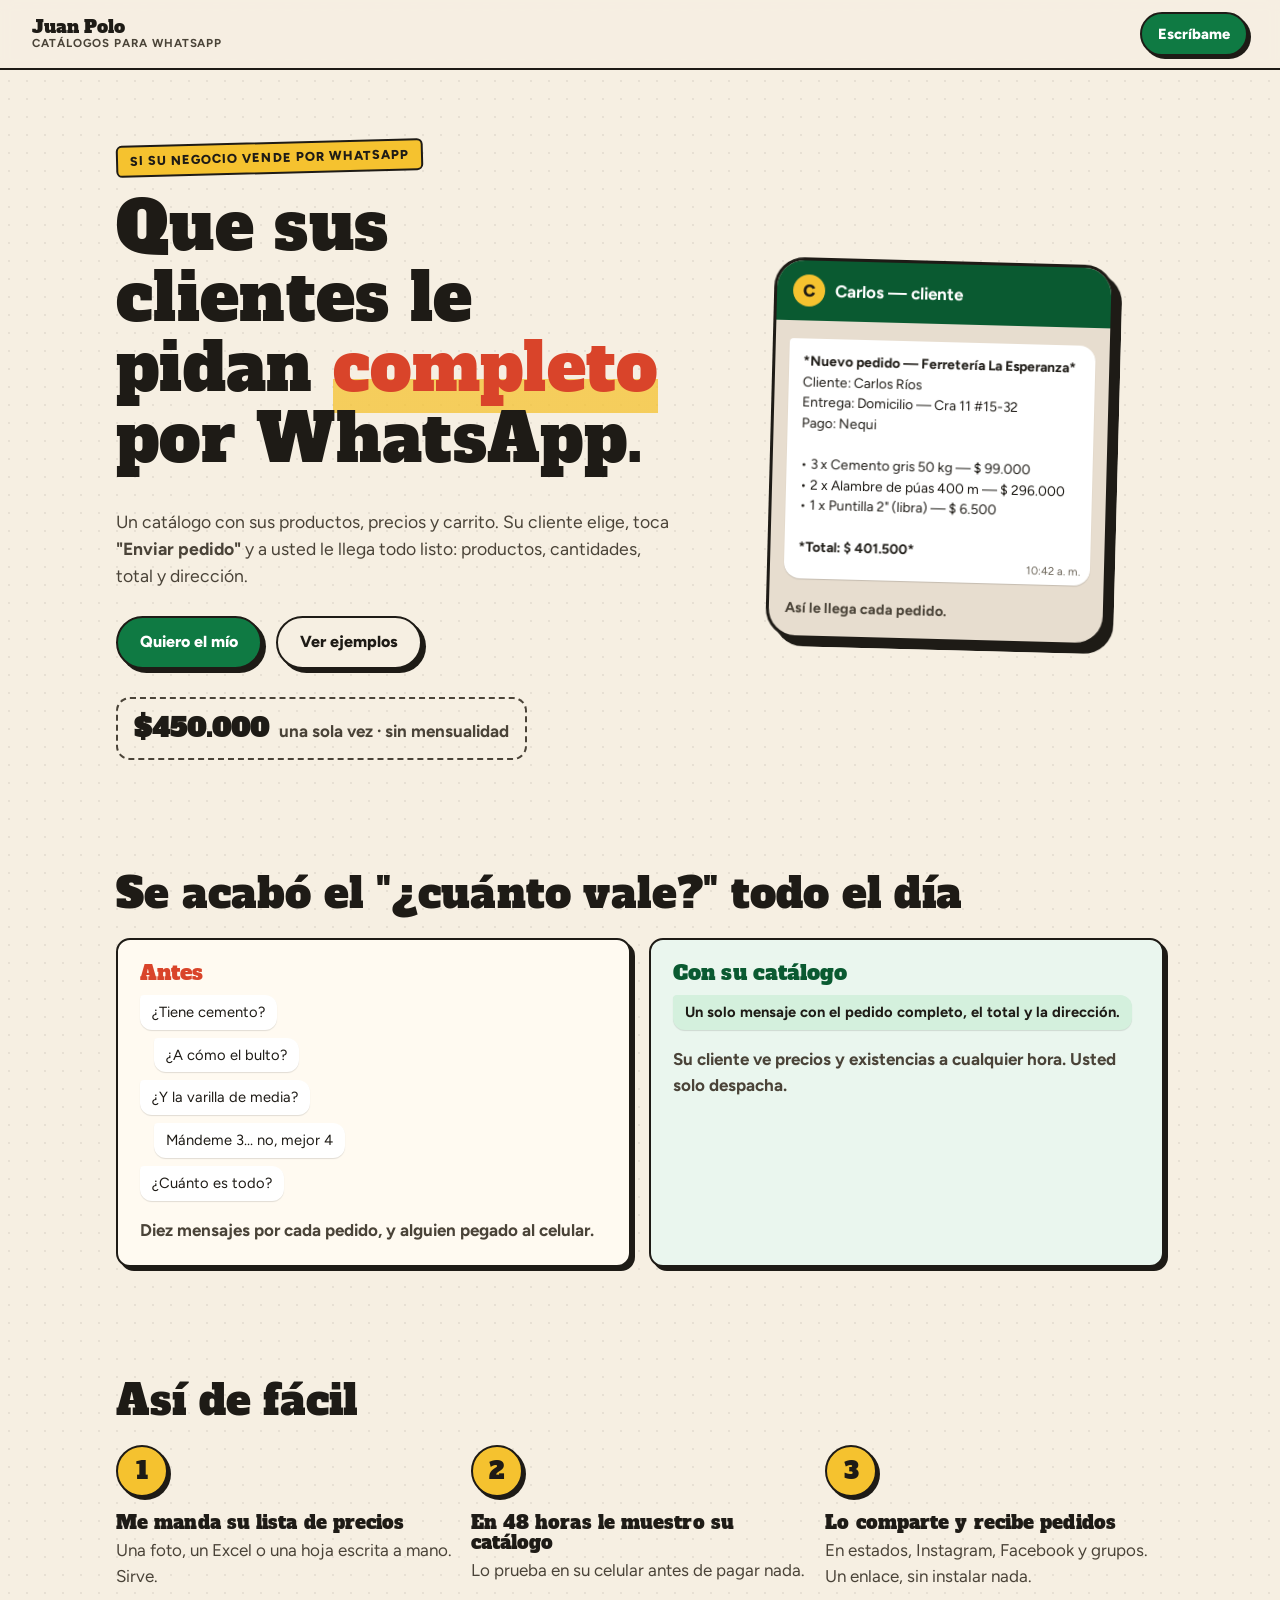
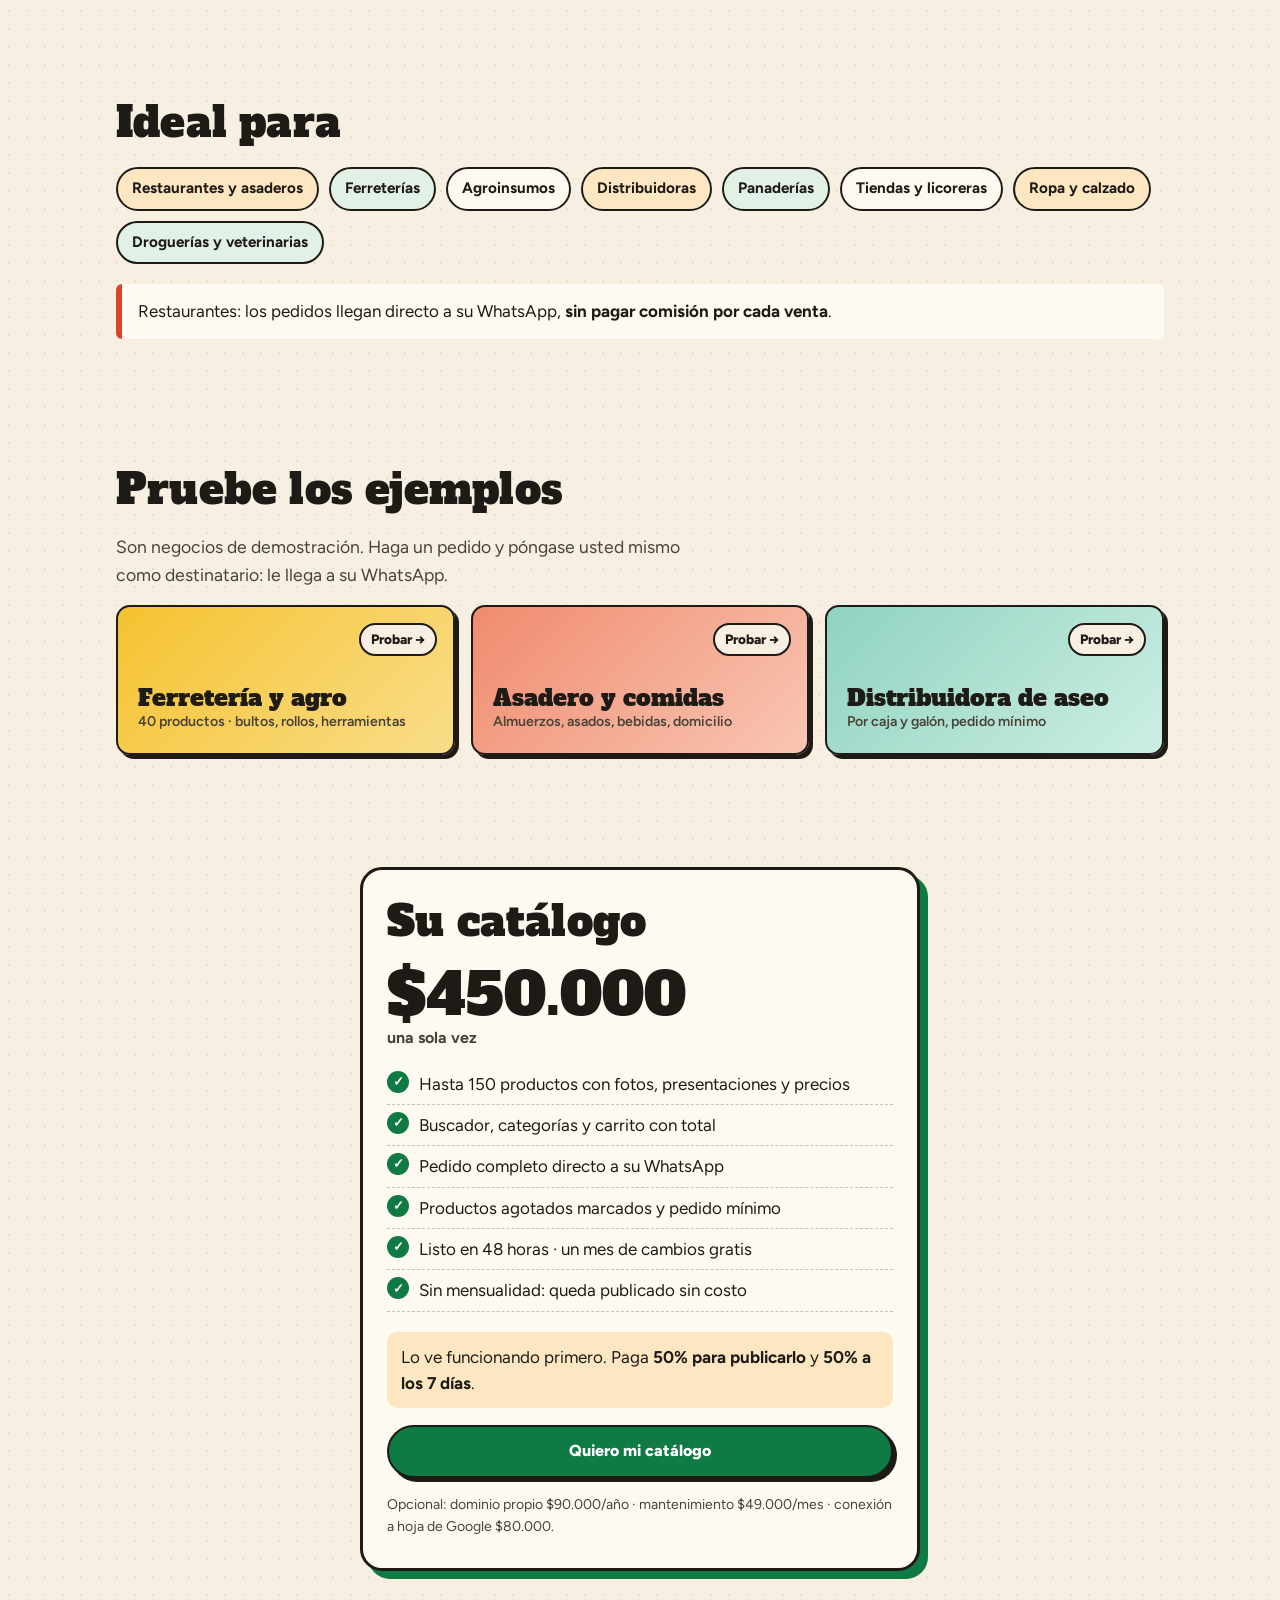
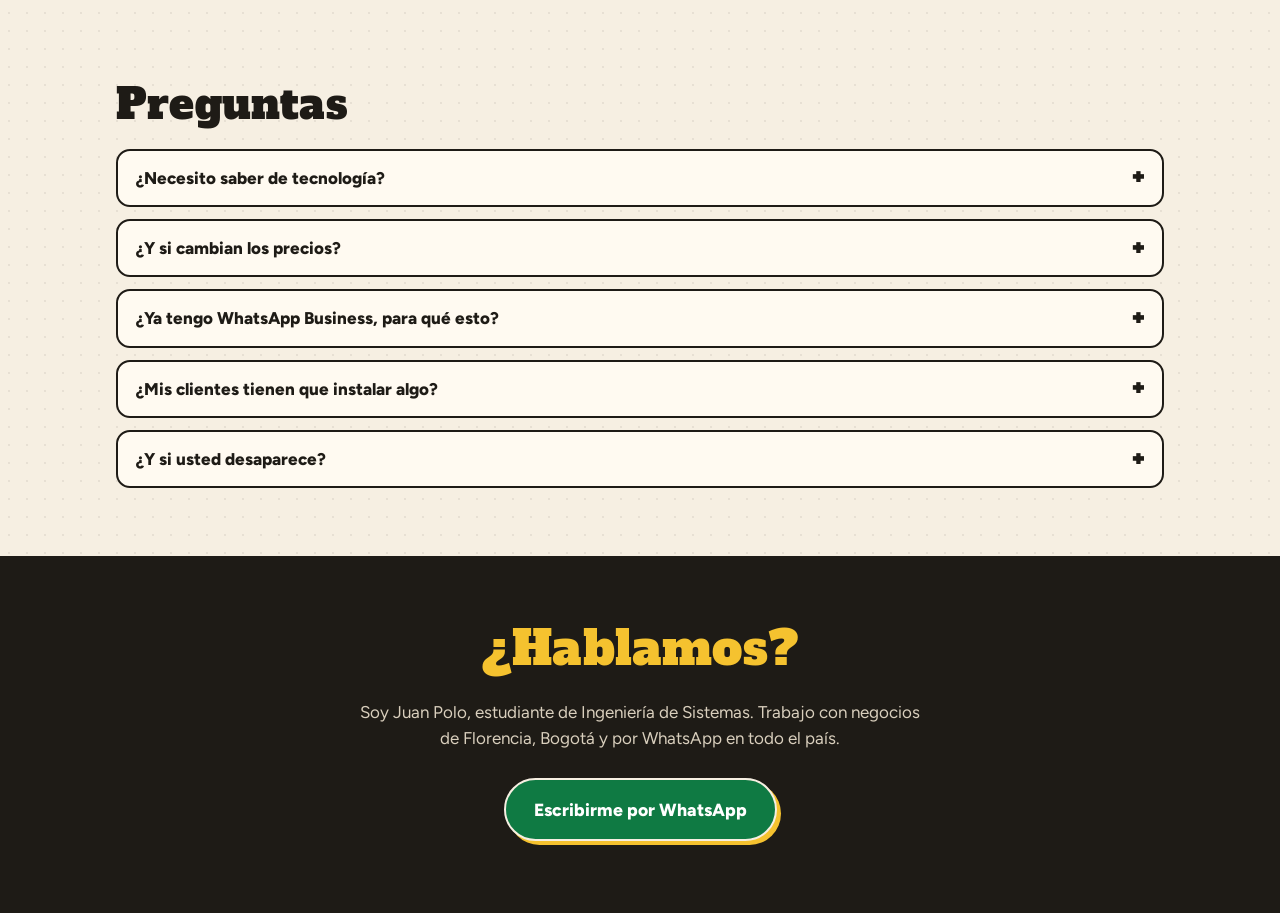
<file: index.html>
<!-- Created: 23:53 07-Oct-2026 -->
<!-- Updated: 00:02 08-Oct-2026 -->
<!-- Updated: 23:35 08-Oct-2026 (vista previa al compartir el enlace) -->
<!doctype html>
<html lang="es-CO">
<head>
  <meta charset="utf-8">
  <meta name="viewport" content="width=device-width, initial-scale=1">
  <title>Catálogos con pedidos por WhatsApp — Juan Polo</title>
  <meta name="description" content="Catálogo web para su negocio: sus clientes eligen productos y le llega el pedido completo a su WhatsApp. $450.000, una sola vez, sin mensualidad. Listo en 48 horas.">
  <meta property="og:type" content="website">
  <meta property="og:title" content="Que sus clientes le pidan completo por WhatsApp">
  <meta property="og:url" content="https://estarlan.github.io/catalogos/">
  <meta property="og:image" content="https://estarlan.github.io/catalogos/og_233452-08Oct2026.png">
  <meta property="og:image:width" content="1200">
  <meta property="og:image:height" content="630">
  <meta name="twitter:card" content="summary_large_image">
  <meta property="og:description" content="Catálogo con precios y carrito. El pedido le llega listo: productos, total y dirección. $450.000 sin mensualidad.">
  <link rel="preconnect" href="https://fonts.googleapis.com">
  <link rel="preconnect" href="https://fonts.gstatic.com" crossorigin>
  <link href="https://fonts.googleapis.com/css2?family=Alfa+Slab+One&family=Figtree:wght@400;500;700;800&display=swap" rel="stylesheet">
  <link rel="stylesheet" href="estilos.css">
  <link rel="stylesheet" href="secciones.css">
</head>
<body>
  <header class="barra">
    <span class="marca">Juan Polo <small>catálogos para WhatsApp</small></span>
    <a class="boton boton-chico js-whatsapp" href="#contacto">Escríbame</a>
  </header>

  <main>
    <section class="hero">
      <div class="hero-texto">
        <p class="etiqueta">Si su negocio vende por WhatsApp</p>
        <h1>Que sus clientes le pidan <em>completo</em> por WhatsApp.</h1>
        <p class="bajada">Un catálogo con sus productos, precios y carrito. Su cliente elige, toca <strong>"Enviar pedido"</strong> y a usted le llega todo listo: productos, cantidades, total y dirección.</p>
        <div class="acciones">
          <a class="boton js-whatsapp" href="#contacto">Quiero el mío</a>
          <a class="boton boton-claro" href="#ejemplos">Ver ejemplos</a>
        </div>
        <p class="sello" aria-label="Precio: 450 mil pesos, una sola vez">
          <span>$450.000</span> una sola vez · sin mensualidad
        </p>
      </div>

      <figure class="telefono" aria-label="Ejemplo de un pedido que llega al WhatsApp del negocio">
        <div class="telefono-barra"><span class="avatar">C</span> Carlos — cliente</div>
        <div class="chat">
          <p class="burbuja entrante">
            <b>*Nuevo pedido — Ferretería La Esperanza*</b><br>
            Cliente: Carlos Ríos<br>
            Entrega: Domicilio — Cra 11 #15-32<br>
            Pago: Nequi<br><br>
            • 3 x Cemento gris 50 kg — $ 99.000<br>
            • 2 x Alambre de púas 400 m — $ 296.000<br>
            • 1 x Puntilla 2" (libra) — $ 6.500<br><br>
            <b>*Total: $ 401.500*</b>
            <span class="hora">10:42 a. m.</span>
          </p>
        </div>
        <figcaption>Así le llega cada pedido.</figcaption>
      </figure>
    </section>

    <section class="antes-ahora" aria-labelledby="t-antes">
      <h2 id="t-antes">Se acabó el "¿cuánto vale?" todo el día</h2>
      <div class="columnas">
        <div class="tarjeta antes">
          <h3>Antes</h3>
          <p class="mini">¿Tiene cemento?</p>
          <p class="mini">¿A cómo el bulto?</p>
          <p class="mini">¿Y la varilla de media?</p>
          <p class="mini">Mándeme 3... no, mejor 4</p>
          <p class="mini">¿Cuánto es todo?</p>
          <p class="pie-tarjeta">Diez mensajes por cada pedido, y alguien pegado al celular.</p>
        </div>
        <div class="tarjeta ahora">
          <h3>Con su catálogo</h3>
          <p class="mini mini-verde">Un solo mensaje con el pedido completo, el total y la dirección.</p>
          <p class="pie-tarjeta">Su cliente ve precios y existencias a cualquier hora. Usted solo despacha.</p>
        </div>
      </div>
    </section>

    <section class="pasos" aria-labelledby="t-pasos">
      <h2 id="t-pasos">Así de fácil</h2>
      <ol>
        <li><span class="num">1</span><div><h3>Me manda su lista de precios</h3><p>Una foto, un Excel o una hoja escrita a mano. Sirve.</p></div></li>
        <li><span class="num">2</span><div><h3>En 48 horas le muestro su catálogo</h3><p>Lo prueba en su celular antes de pagar nada.</p></div></li>
        <li><span class="num">3</span><div><h3>Lo comparte y recibe pedidos</h3><p>En estados, Instagram, Facebook y grupos. Un enlace, sin instalar nada.</p></div></li>
      </ol>
    </section>

    <section class="para-quien" aria-labelledby="t-quien">
      <h2 id="t-quien">Ideal para</h2>
      <ul class="chips">
        <li>Restaurantes y asaderos</li><li>Ferreterías</li><li>Agroinsumos</li>
        <li>Distribuidoras</li><li>Panaderías</li><li>Tiendas y licoreras</li>
        <li>Ropa y calzado</li><li>Droguerías y veterinarias</li>
      </ul>
      <p class="nota">Restaurantes: los pedidos llegan directo a su WhatsApp, <strong>sin pagar comisión por cada venta</strong>.</p>
    </section>

    <section id="ejemplos" class="ejemplos" aria-labelledby="t-ejemplos">
      <h2 id="t-ejemplos">Pruebe los ejemplos</h2>
      <p class="bajada">Son negocios de demostración. Haga un pedido y póngase usted mismo como destinatario: le llega a su WhatsApp.</p>
      <div class="demos">
        <a class="demo d-agro" href="catalogo/index.html?n=ferreteria-agro"><span>Ferretería y agro</span><small>40 productos · bultos, rollos, herramientas</small></a>
        <a class="demo d-comida" href="catalogo/index.html?n=comidas"><span>Asadero y comidas</span><small>Almuerzos, asados, bebidas, domicilio</small></a>
        <a class="demo d-aseo" href="catalogo/index.html?n=aseo"><span>Distribuidora de aseo</span><small>Por caja y galón, pedido mínimo</small></a>
      </div>
    </section>

    <section class="precio" aria-labelledby="t-precio">
      <div class="tarjeta-precio">
        <h2 id="t-precio">Su catálogo</h2>
        <p class="monto">$450.000 <small>una sola vez</small></p>
        <ul class="incluye">
          <li>Hasta 150 productos con fotos, presentaciones y precios</li>
          <li>Buscador, categorías y carrito con total</li>
          <li>Pedido completo directo a su WhatsApp</li>
          <li>Productos agotados marcados y pedido mínimo</li>
          <li>Listo en 48 horas · un mes de cambios gratis</li>
          <li>Sin mensualidad: queda publicado sin costo</li>
        </ul>
        <p class="pago">Lo ve funcionando primero. Paga <strong>50% para publicarlo</strong> y <strong>50% a los 7 días</strong>.</p>
        <a class="boton boton-ancho js-whatsapp" href="#contacto">Quiero mi catálogo</a>
        <p class="extras">Opcional: dominio propio $90.000/año · mantenimiento $49.000/mes · conexión a hoja de Google $80.000.</p>
      </div>
    </section>

    <section class="preguntas" aria-labelledby="t-preguntas">
      <h2 id="t-preguntas">Preguntas</h2>
      <details><summary>¿Necesito saber de tecnología?</summary><p>No. Usted me manda la lista y yo hago todo. Le entrego un enlace para compartir.</p></details>
      <details><summary>¿Y si cambian los precios?</summary><p>El primer mes los cambios son gratis. Después, $49.000 al mes y yo los cambio, o se lo conecto a una hoja de Google para que usted los cambie cuando quiera.</p></details>
      <details><summary>¿Ya tengo WhatsApp Business, para qué esto?</summary><p>El catálogo de WhatsApp Business muestra productos. Con este, el cliente arma el pedido con cantidades y total, y le llega completo y listo para despachar.</p></details>
      <details><summary>¿Mis clientes tienen que instalar algo?</summary><p>No. Abren el enlace como cualquier página, desde cualquier celular.</p></details>
      <details><summary>¿Y si usted desaparece?</summary><p>El catálogo queda publicado aunque yo no haga nada más. Le entrego los archivos y el acceso.</p></details>
    </section>
  </main>

  <footer id="contacto" class="contacto">
    <h2>¿Hablamos?</h2>
    <p>Soy Juan Polo, estudiante de Ingeniería de Sistemas. Trabajo con negocios de Florencia, Bogotá y por WhatsApp en todo el país.</p>
    <a class="boton boton-grande js-whatsapp" href="#contacto">Escribirme por WhatsApp</a>
  </footer>

  <script src="config.js"></script>
</body>
</html>
</file>
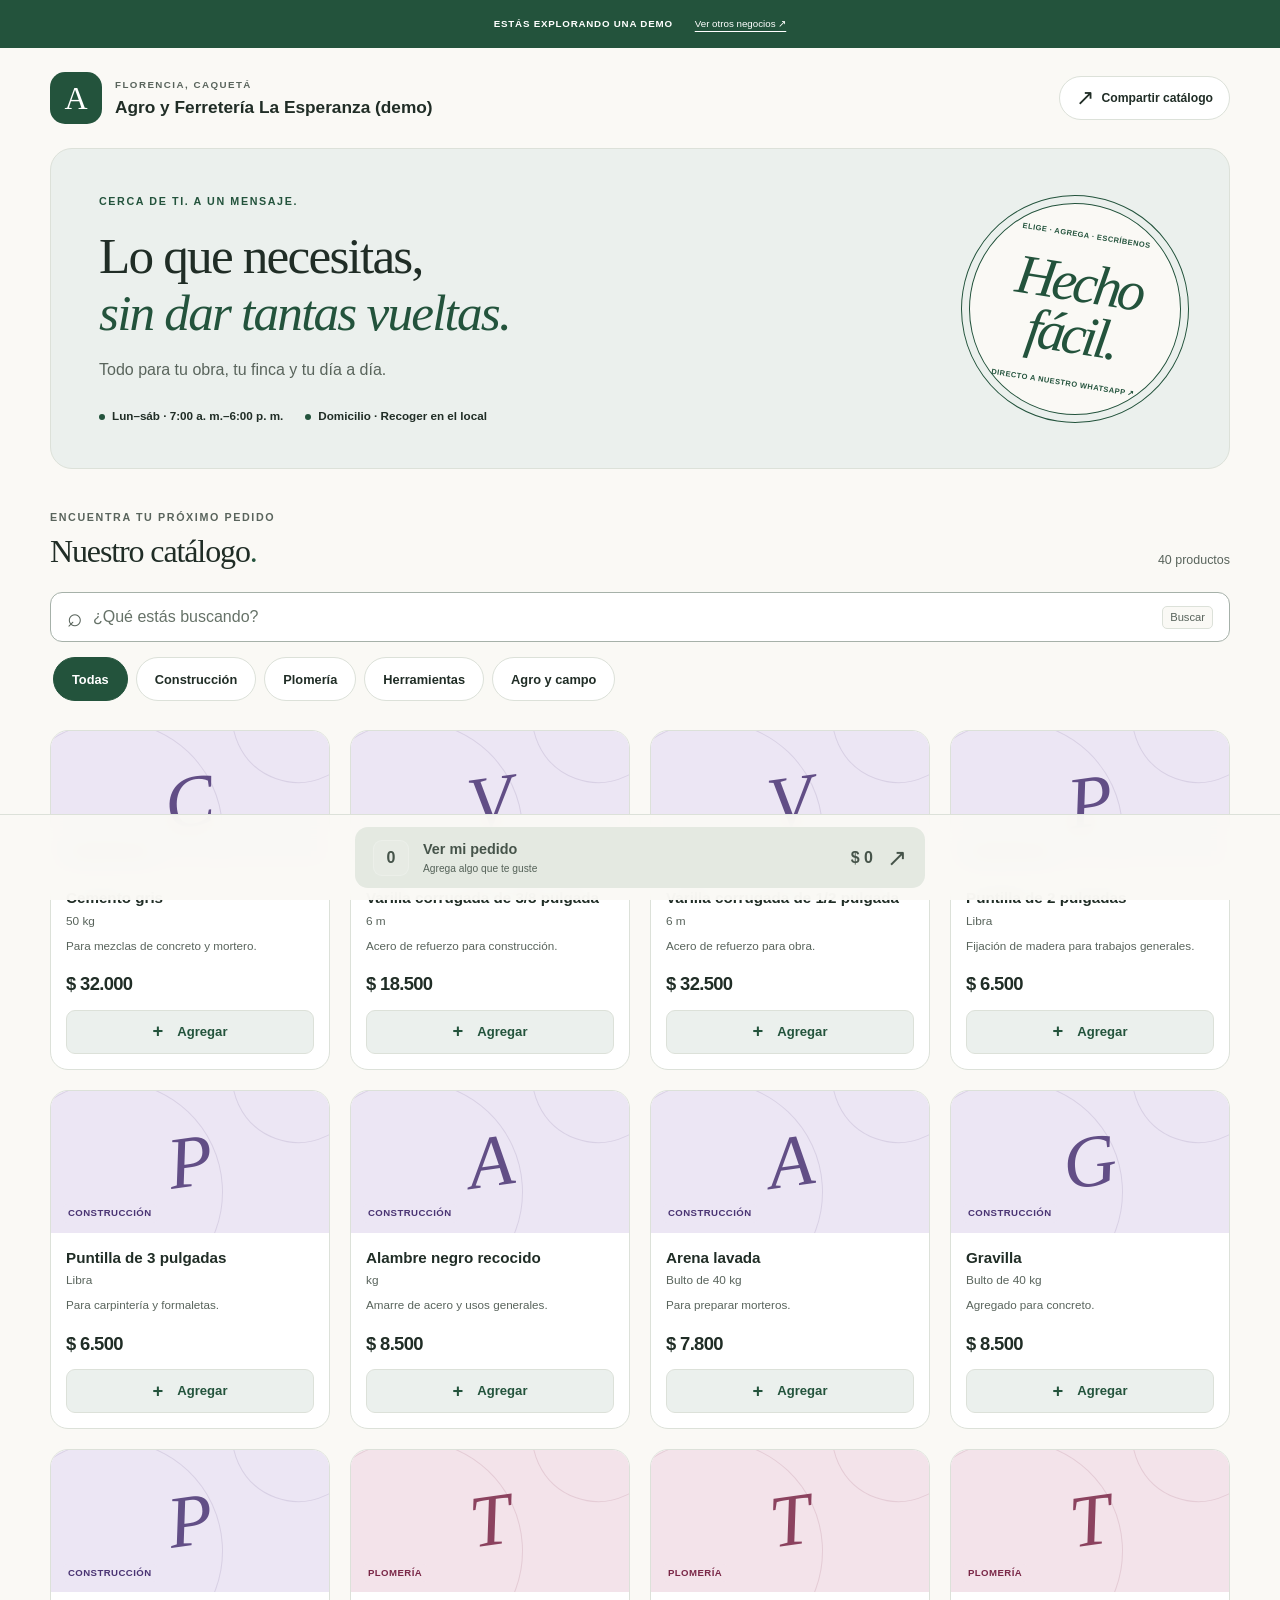
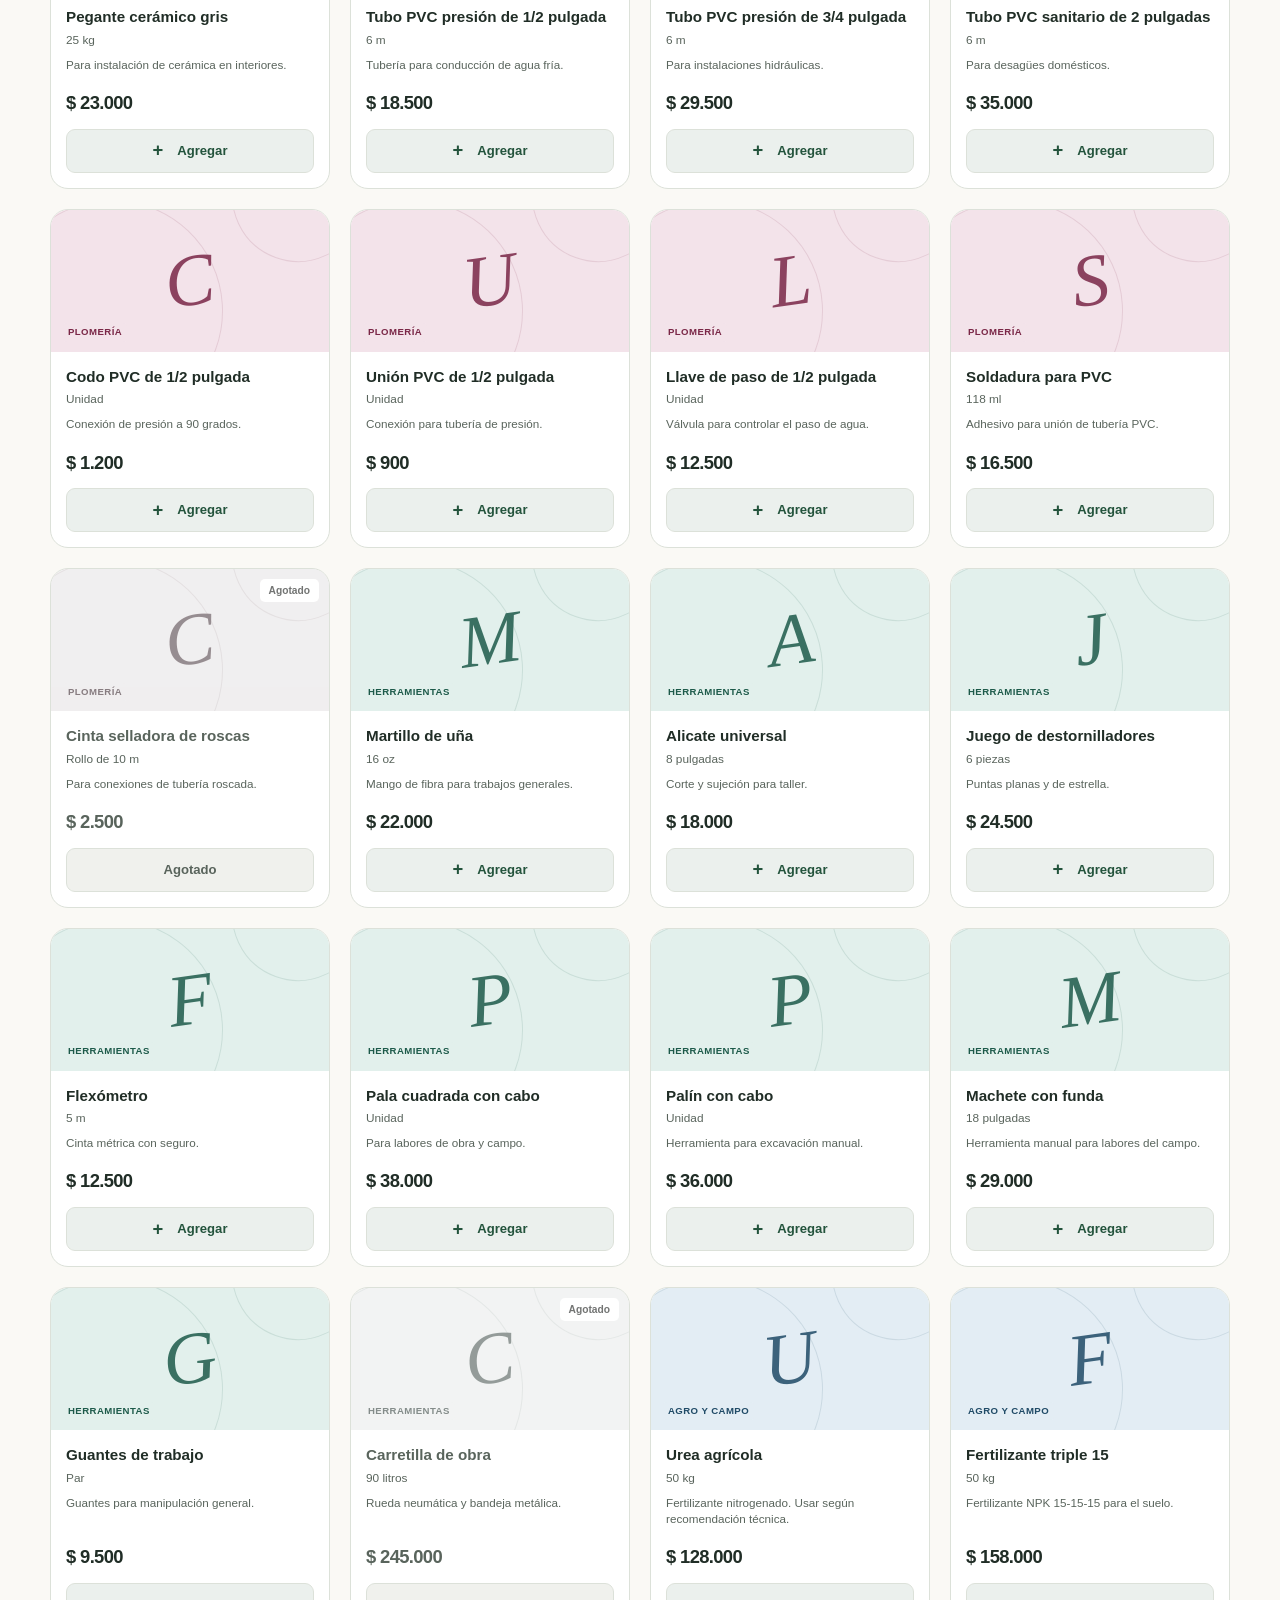
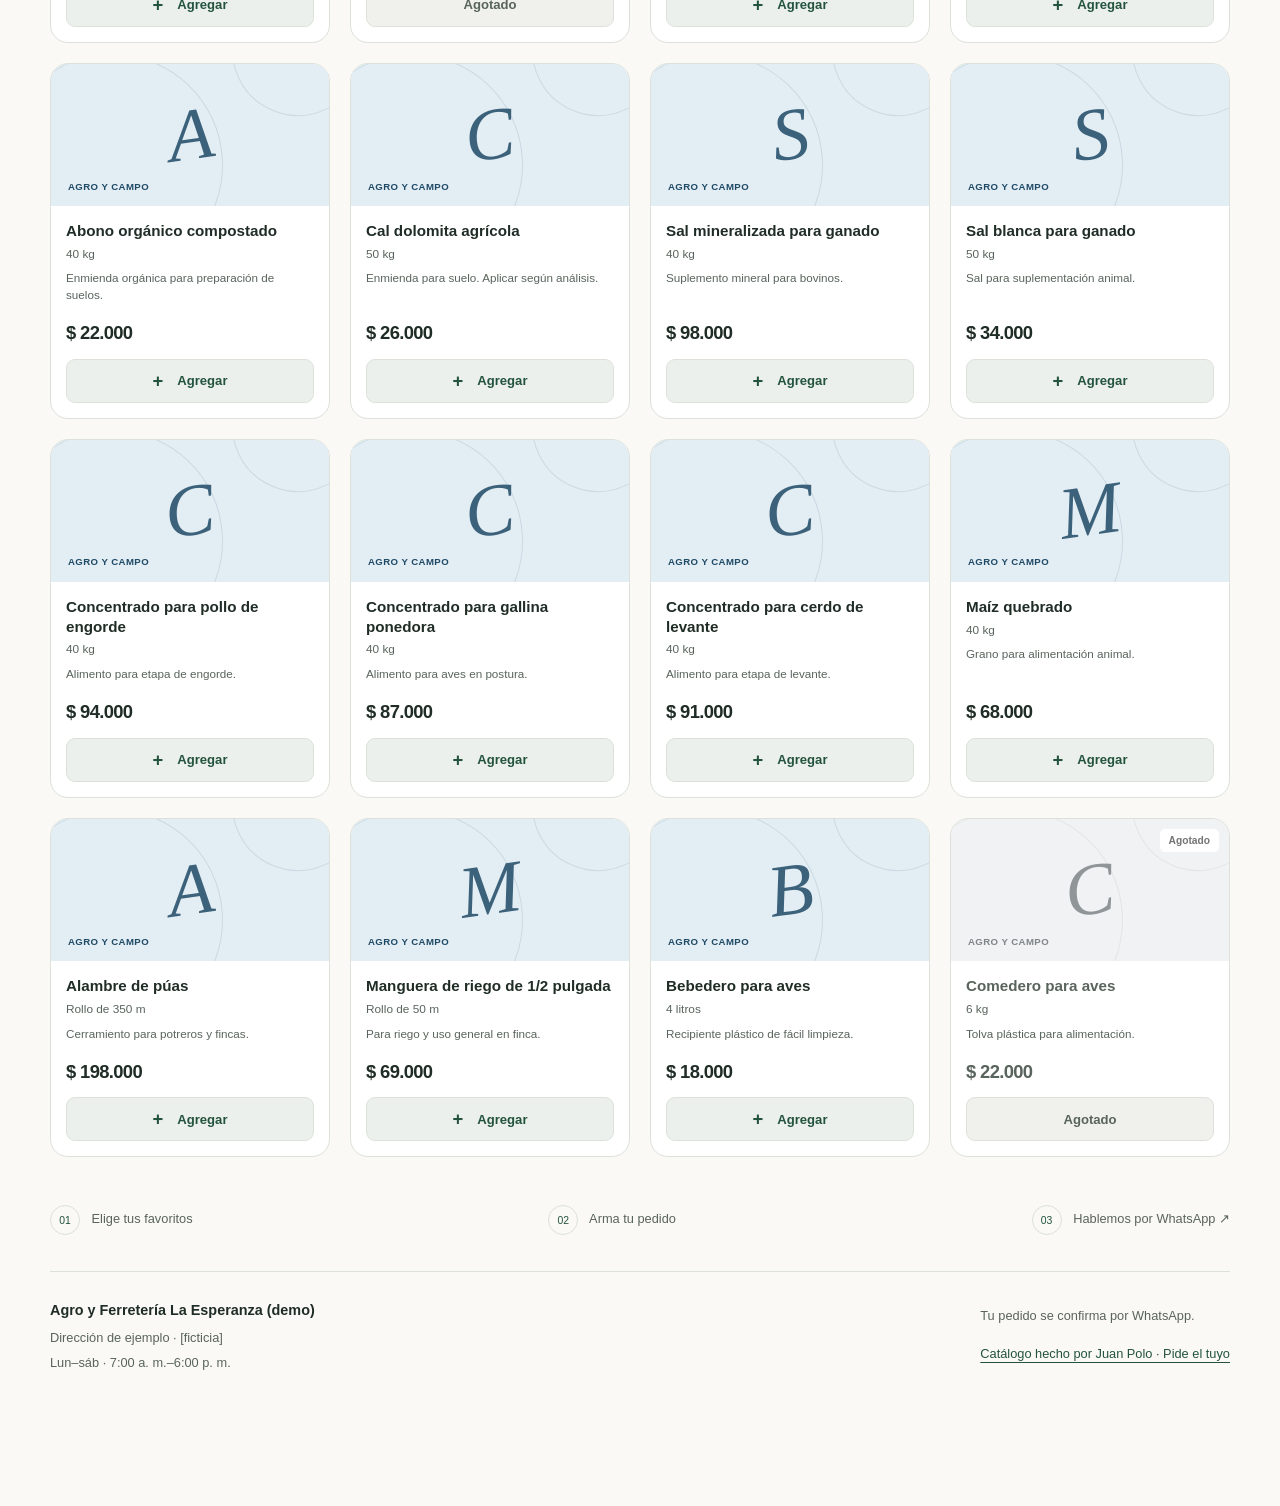
<file: catalogo/index.html>
<!-- Created: 23:55 07-Oct-2026 -->
<!doctype html>
<html lang="es-CO">
<head>
  <meta charset="utf-8">
  <meta name="viewport" content="width=device-width, initial-scale=1, viewport-fit=cover">
  <meta name="theme-color" content="#23533c">
  <meta name="description" content="Explora nuestro catálogo, arma tu pedido y envíalo por WhatsApp.">
  <title>Catálogo · Haz tu pedido</title>
  <link rel="icon" href="data:,">
  <link rel="stylesheet" href="css/estilos.css">
  <link rel="stylesheet" href="css/catalogo.css">
  <link rel="stylesheet" href="css/pedido.css">
  <script type="module" src="js/app.js"></script>
</head>
<body>
  <a class="skip-link" href="#catalogo">Ir a los productos</a>
  <div class="demo-strip" id="demo-strip" hidden>ESTÁS EXPLORANDO UNA DEMO <a href="demos.html">Ver otros negocios ↗</a></div>
  <header class="business-header wrap">
    <div class="brand-mark" id="logo" aria-hidden="true">C</div>
    <div class="business-heading"><p class="eyebrow" id="ciudad">COMPRA LOCAL, COMPRA FÁCIL</p><h1 id="nombre-negocio">Nuestro catálogo</h1></div>
    <button class="icon-button share-button" id="compartir" type="button" aria-label="Compartir catálogo"><span aria-hidden="true">↗</span><span>Compartir catálogo</span></button>
  </header>
  <main>
    <section class="hero wrap" aria-labelledby="hero-title">
      <div class="hero-copy"><p class="eyebrow">CERCA DE TI. A UN MENSAJE.</p><h2 id="hero-title">Lo que necesitas,<br><em>sin dar tantas vueltas.</em></h2><p id="eslogan">Elige tus productos y haz tu pedido por WhatsApp.</p><div class="hero-meta"><span id="horario"></span><span id="opciones-entrega"></span></div></div>
      <div class="hero-stamp" aria-hidden="true"><span>ELIGE · AGREGA · ESCRÍBENOS</span><strong>Hecho<br>fácil.</strong><span>DIRECTO A NUESTRO WHATSAPP ↗</span></div>
    </section>
    <section class="catalog-section wrap" id="catalogo" aria-labelledby="catalog-title">
      <div class="section-heading"><div><p class="eyebrow">ENCUENTRA TU PRÓXIMO PEDIDO</p><h2 id="catalog-title">Nuestro catálogo<span class="title-dot">.</span></h2></div><p id="conteo" aria-live="polite">Cargando productos…</p></div>
      <div class="catalog-tools"><label class="search-field"><span aria-hidden="true">⌕</span><span class="sr-only">Buscar productos</span><input id="buscar" type="search" placeholder="¿Qué estás buscando?" autocomplete="off" maxlength="100"><kbd aria-hidden="true">Buscar</kbd></label><div class="chips" id="categorias" role="group" aria-label="Filtrar por categoría"></div></div>
      <p class="notice" id="aviso-datos" role="status" hidden></p>
      <div class="product-grid" id="productos" aria-busy="true"></div>
      <div class="empty-state" id="sin-resultados" hidden><span aria-hidden="true">⌕</span><h3>No encontramos ese producto</h3><p>Prueba con otra palabra o categoría.</p><button class="secondary" id="limpiar-filtros" type="button">Ver todos los productos</button></div>
      <noscript><p class="notice">Activa JavaScript en tu navegador para ver los productos y armar tu pedido.</p></noscript>
    </section>
    <section class="how-to wrap" aria-label="Cómo pedir"><p><span>01</span> Elige tus favoritos</p><p><span>02</span> Arma tu pedido</p><p><span>03</span> Hablemos por WhatsApp ↗</p></section>
  </main>
  <footer class="site-footer wrap"><div><strong id="footer-nombre"></strong><p id="footer-direccion"></p><p id="footer-horario"></p></div><div><p>Tu pedido se confirma por WhatsApp.</p><p id="credito"></p></div></footer>
  <div class="cart-dock"><button class="cart-open" id="abrir-carrito" type="button" disabled aria-haspopup="dialog"><span class="cart-count" id="cantidad-carrito">0</span><span class="cart-label">Ver mi pedido<span id="detalle-carrito">Agrega algo que te guste</span></span><strong id="total-carrito">$ 0</strong><span aria-hidden="true">↗</span></button></div>
  <dialog id="carrito-dialog" class="cart-dialog" aria-labelledby="carrito-title">
    <div class="dialog-heading"><div><p class="eyebrow">YA CASI ESTÁ</p><h2 id="carrito-title">Tu pedido<span class="title-dot">.</span></h2></div><button class="icon-button" type="button" data-cerrar aria-label="Cerrar pedido" autofocus>×</button></div>
    <div id="lineas-carrito" class="cart-lines"></div>
    <p class="notice" id="minimo-aviso" role="status" hidden></p>
    <form id="pedido-form">
      <fieldset><legend>¿A nombre de quién?</legend><label for="cliente">Tu nombre <span>(obligatorio)</span></label><input id="cliente" name="nombre" autocomplete="name" required maxlength="80" placeholder="Escribe tu nombre"></fieldset>
      <fieldset><legend>¿Cómo lo recibes?</legend><div class="delivery-options" id="entrega-opciones"></div><div id="direccion-grupo"><label for="direccion">Dirección de entrega <span>(obligatoria)</span></label><input id="direccion" name="direccion" autocomplete="street-address" maxlength="220" placeholder="Calle, número, barrio y referencia"></div><p class="field-note" id="nota-domicilio"></p></fieldset>
      <fieldset><legend>Los últimos detalles</legend><label for="pago">Método de pago</label><select id="pago" name="pago" required></select><label for="notas">Notas <span>(opcional)</span></label><textarea id="notas" name="notas" maxlength="500" rows="3" placeholder="Algo que debamos saber sobre tu pedido…"></textarea></fieldset>
      <div class="order-total"><span>Total de productos</span><strong id="pedido-total"></strong></div><p class="field-note" id="resumen-entrega"></p>
      <button class="primary send-order" id="enviar-pedido" type="submit">Enviar pedido por WhatsApp <span aria-hidden="true">↗</span></button><p class="privacy-note">Se abrirá WhatsApp con tu pedido listo. Allí podrás enviarlo y confirmar disponibilidad y entrega.</p>
    </form>
  </dialog>
  <dialog id="demo-dialog" class="demo-dialog" aria-labelledby="demo-title">
    <div class="dialog-heading"><p class="eyebrow">PRUÉBALO EN TU CELULAR</p><button class="icon-button" type="button" data-cerrar aria-label="Cerrar prueba">×</button></div>
    <h2 id="demo-title">¿A qué WhatsApp enviamos este pedido de prueba?</h2><p>Escribe tu número y mira cómo recibiría el pedido un negocio.</p>
    <form id="demo-form"><label for="demo-numero">Celular colombiano</label><div class="phone-field"><span>+57</span><input id="demo-numero" type="tel" inputmode="numeric" autocomplete="tel-national" pattern="3[0-9]{9}" minlength="10" maxlength="10" placeholder="3001234567" required aria-describedby="numero-ayuda" autofocus></div><p class="field-note" id="numero-ayuda">10 dígitos, empieza por 3. Solo se usa para abrir este pedido.</p><label for="mensaje-preview">Así llegará tu pedido</label><pre id="mensaje-preview" tabindex="0" aria-label="Vista previa del mensaje"></pre><button class="primary" type="submit">Abrir pedido de prueba en WhatsApp ↗</button></form>
  </dialog>
  <dialog id="compartir-dialog" aria-labelledby="compartir-title"><div class="dialog-heading"><h2 id="compartir-title">Comparte el catálogo</h2><button class="icon-button" type="button" data-cerrar aria-label="Cerrar enlace">×</button></div><p>No pudimos copiar automáticamente. Mantén presionado el enlace para copiarlo.</p><label for="enlace-catalogo">Enlace del catálogo</label><input id="enlace-catalogo" readonly></dialog>
  <div id="toast" class="toast" role="status" aria-live="polite" hidden></div>
</body>
</html>
</file>
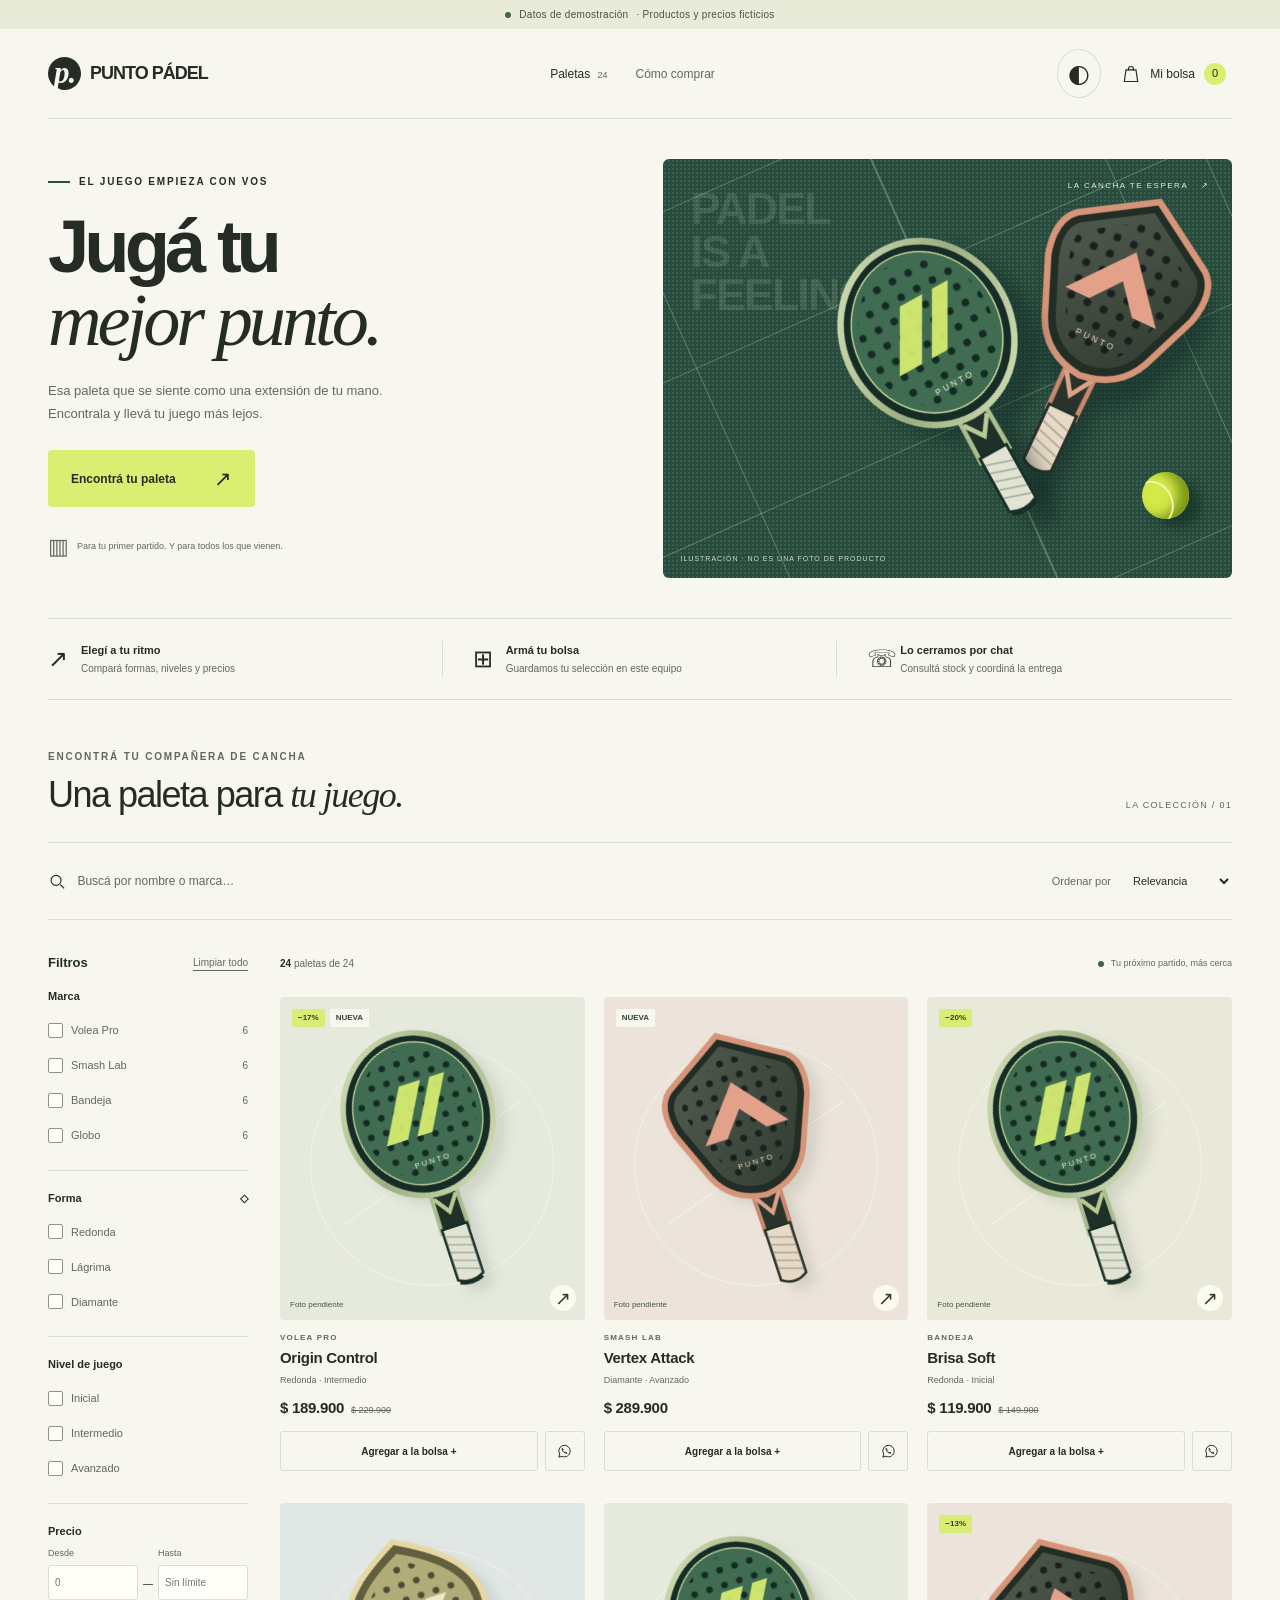
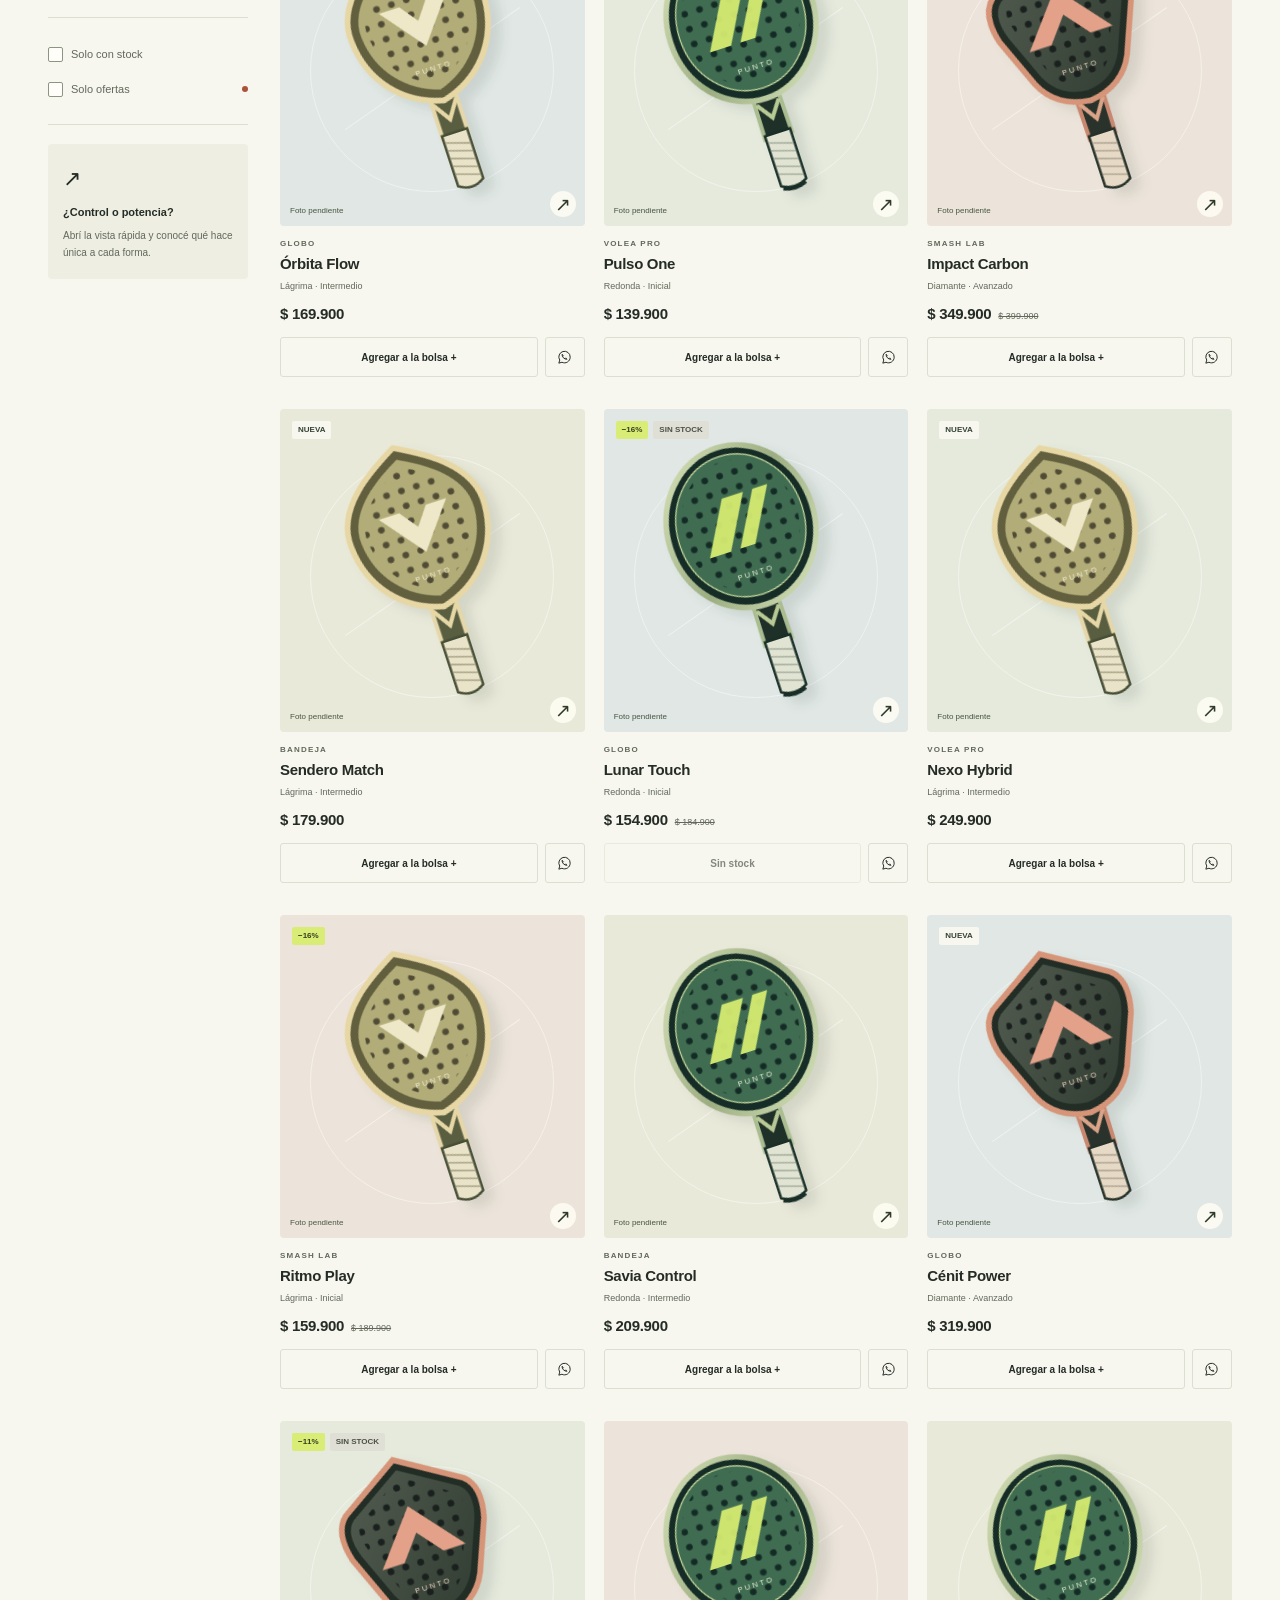
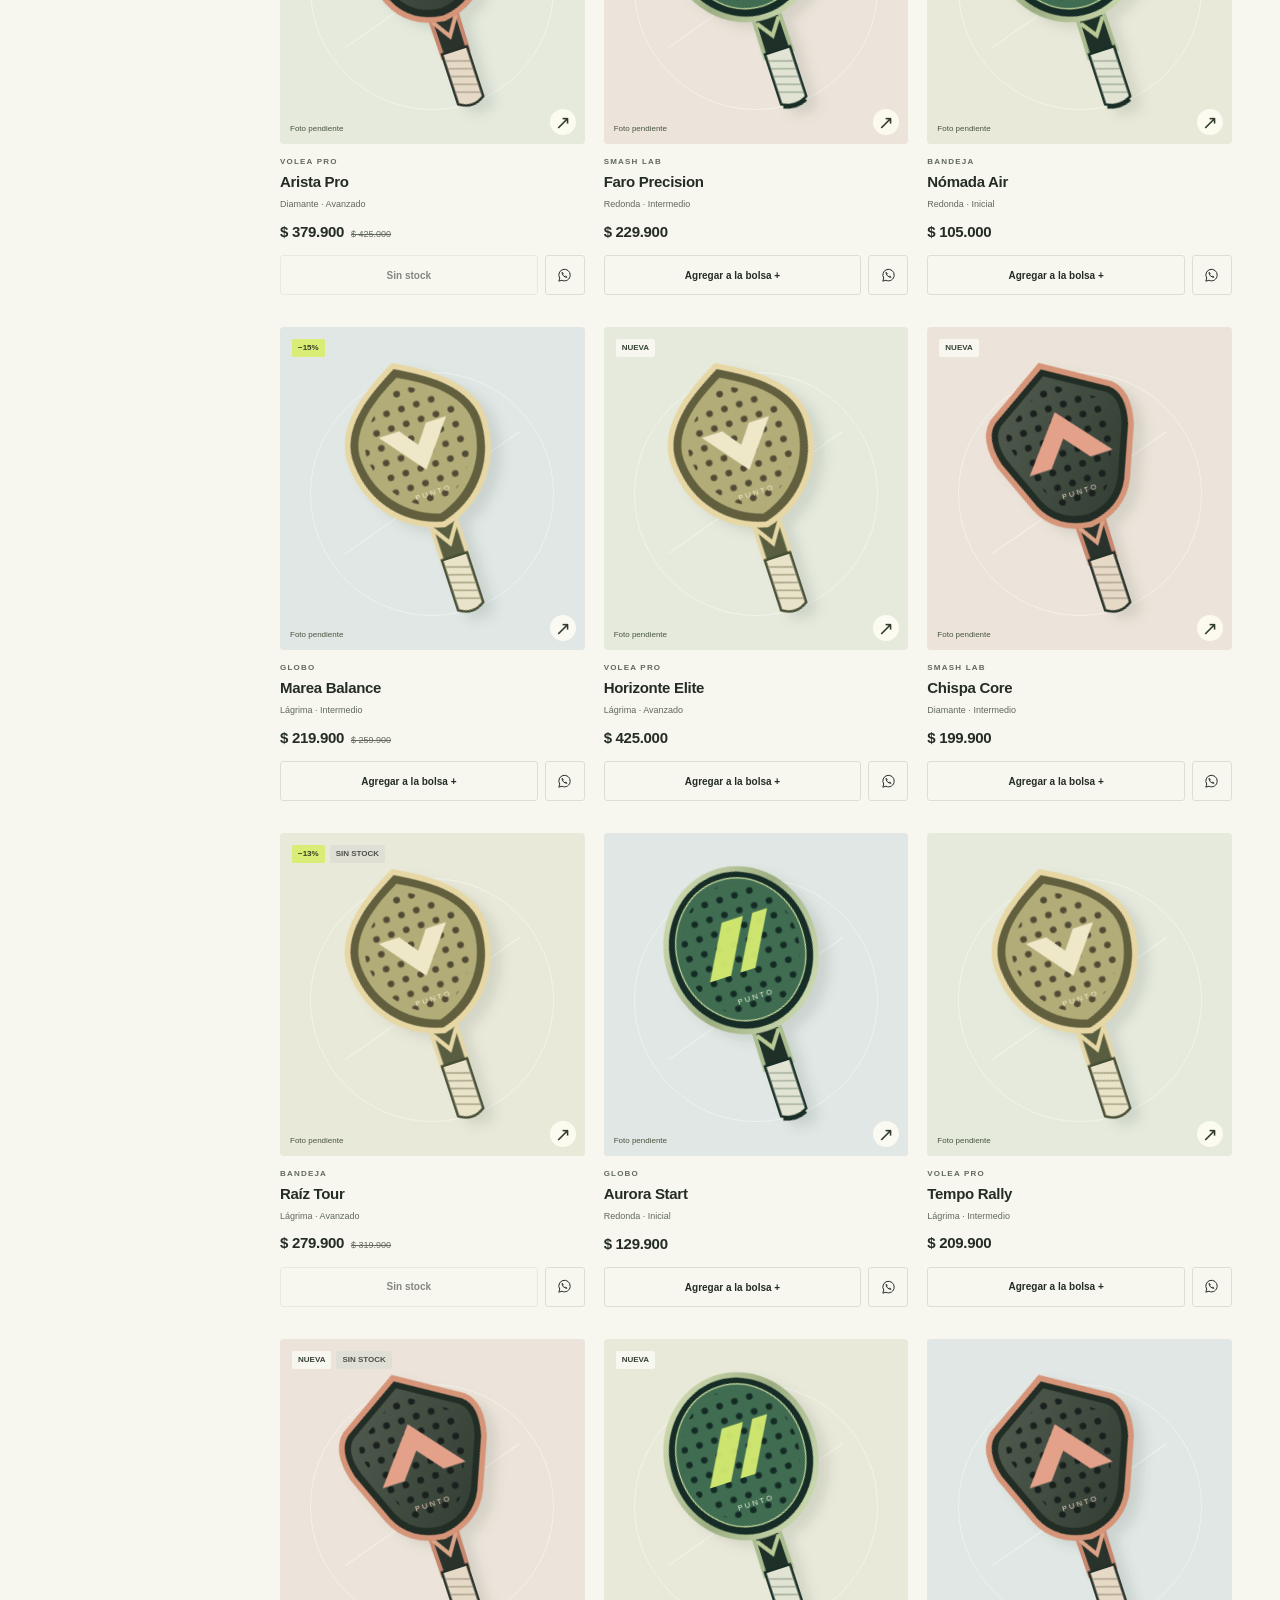
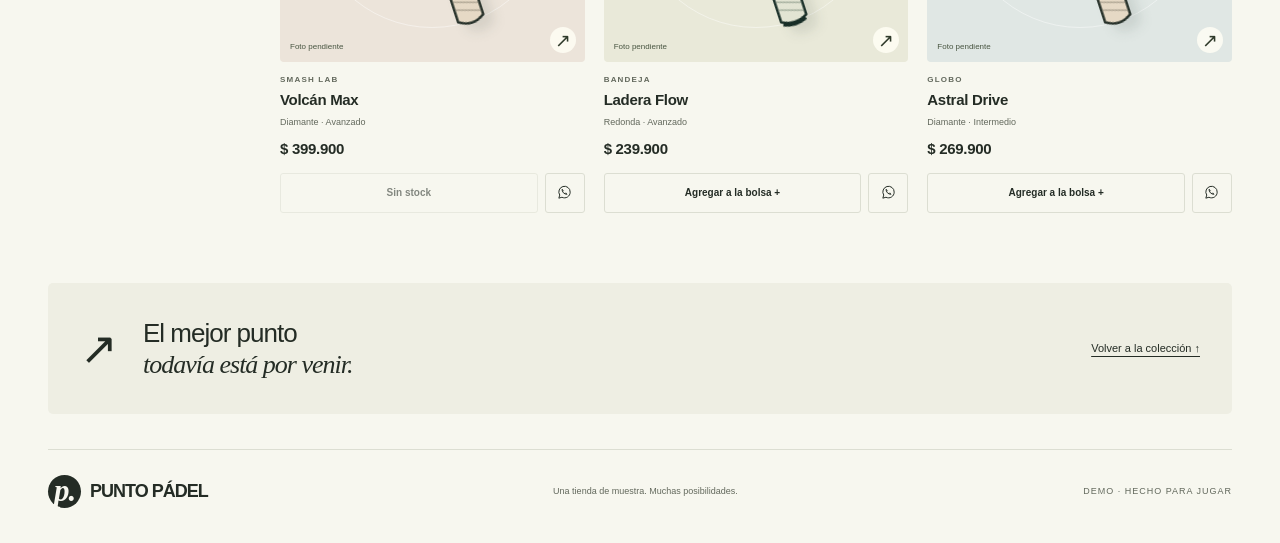
<file: padel/index.html>
<!-- Created: 22:11 16-Oct-2026 -->
<!-- Updated: 22:11 16-Oct-2026 -->
<!-- Updated: 13:00 17-Oct-2026 (nota del carrito para la demo pública) -->
<!doctype html>
<html lang="es-AR" data-theme="light">
<head>
  <meta charset="utf-8">
  <meta name="viewport" content="width=device-width, initial-scale=1">
  <meta name="theme-color" content="#f7f7ef">
  <meta name="description" content="Punto Pádel: una demo de tienda deportiva. Encontrá tu paleta y armá tu pedido por chat.">
  <title>Punto Pádel — Tu próximo punto empieza acá</title>
  <link rel="icon" href="imagenes/marca_221105-16Oct2026.svg" type="image/svg+xml">
  <link rel="stylesheet" href="css/base.css">
  <link rel="stylesheet" href="css/catalogo.css">
  <link rel="stylesheet" href="css/paneles.css">
  <script type="module" src="js/app.js"></script>
</head>
<body>
  <a class="skip-link" href="#catalogo">Ir al catálogo</a>
  <div class="demo-banner"><span class="status-dot"></span> Datos de demostración <span class="demo-detail">· Productos y precios ficticios</span></div>
  <header class="site-header wrap">
    <a class="brand" href="./" aria-label="Punto Pádel, inicio"><span class="brand-symbol" aria-hidden="true">p.</span><span data-store-name>PUNTO PÁDEL</span></a>
    <nav aria-label="Principal"><a class="nav-active" href="#catalogo">Paletas <span>24</span></a><a href="#como-comprar">Cómo comprar</a></nav>
    <div class="header-actions">
      <button id="theme-toggle" class="icon-button" aria-label="Activar modo oscuro" title="Cambiar tema"><span aria-hidden="true">◐</span></button>
      <button id="open-cart" class="cart-button" aria-label="Abrir carrito, 0 productos"><svg viewBox="0 0 24 24" aria-hidden="true"><path d="M6 7h12l2 14H4L6 7Zm3 1V6a3 3 0 0 1 6 0v2"/></svg><span class="cart-word">Mi bolsa</span><span id="cart-count">0</span></button>
    </div>
  </header>
  <main>
    <section class="hero wrap" aria-labelledby="hero-title">
      <div class="hero-copy">
        <p class="eyebrow"><span class="tiny-line"></span> EL JUEGO EMPIEZA CON VOS</p>
        <h1 id="hero-title">Jugá tu<br><em>mejor punto.</em></h1>
        <p class="hero-description">Esa paleta que se siente como una extensión de tu mano. Encontrala y llevá tu juego más lejos.</p>
        <a class="primary-button hero-cta" href="#catalogo">Encontrá tu paleta <span aria-hidden="true">↗</span></a>
        <div class="hero-footnote"><span class="mini-court" aria-hidden="true">▥</span> Para tu primer partido. Y para todos los que vienen.</div>
      </div>
      <div class="hero-art" role="img" aria-label="Ilustración original de dos paletas sobre una cancha de pádel verde">
        <span class="court-line court-line-one"></span><span class="court-line court-line-two"></span><span class="court-line court-line-three"></span>
        <span class="court-word" aria-hidden="true">PADEL<br>IS A<br>FEELING.</span>
        <img class="hero-racket hero-racket-back" src="imagenes/diamante_221105-16Oct2026.svg" alt="" width="220" height="340">
        <img class="hero-racket hero-racket-front" src="imagenes/redonda_221105-16Oct2026.svg" alt="" width="220" height="340">
        <span class="padel-ball" aria-hidden="true"></span>
        <span class="art-edition">LA CANCHA TE ESPERA <span>↗</span></span>
        <span class="art-note">ILUSTRACIÓN · NO ES UNA FOTO DE PRODUCTO</span>
      </div>
    </section>
    <div class="benefits wrap" id="como-comprar">
      <p><span aria-hidden="true">↗</span><strong>Elegí a tu ritmo</strong><span>Compará formas, niveles y precios</span></p>
      <p><span aria-hidden="true">⊞</span><strong>Armá tu bolsa</strong><span>Guardamos tu selección en este equipo</span></p>
      <p><span aria-hidden="true">☏</span><strong>Lo cerramos por chat</strong><span>Consultá stock y coordiná la entrega</span></p>
    </div>
    <section class="catalog-section wrap" id="catalogo" aria-labelledby="catalog-title">
      <div class="section-heading"><div><p class="eyebrow">ENCONTRÁ TU COMPAÑERA DE CANCHA</p><h2 id="catalog-title">Una paleta para <em>tu juego.</em></h2></div><span class="collection-label">LA COLECCIÓN / 01</span></div>
      <div class="catalog-toolbar">
        <label class="search-field"><svg viewBox="0 0 24 24" aria-hidden="true"><circle cx="10.5" cy="10.5" r="6.5"/><path d="m16 16 5 5"/></svg><span class="sr-only">Buscar por nombre o marca</span><input id="search" type="search" placeholder="Buscá por nombre o marca…" autocomplete="off"></label>
        <button id="toggle-filters" class="secondary-button mobile-filter" aria-expanded="false" aria-controls="filters">Filtros <span aria-hidden="true">☷</span></button>
        <label class="sort-field"><span>Ordenar por</span><select id="sort"><option value="relevancia">Relevancia</option><option value="novedades">Novedades</option><option value="precio-asc">Menor precio</option><option value="precio-desc">Mayor precio</option></select></label>
      </div>
      <div class="catalog-layout">
        <aside id="filters" class="filters" aria-label="Filtros del catálogo">
          <div class="filters-heading"><h3>Filtros</h3><button id="clear-filters" class="text-button">Limpiar todo</button></div>
          <fieldset><legend>Marca</legend><div id="brand-options"></div></fieldset>
          <fieldset><legend>Forma <span aria-hidden="true">◇</span></legend><label><input type="checkbox" name="forma" value="redonda"> Redonda</label><label><input type="checkbox" name="forma" value="lagrima"> Lágrima</label><label><input type="checkbox" name="forma" value="diamante"> Diamante</label></fieldset>
          <fieldset><legend>Nivel de juego</legend><label><input type="checkbox" name="nivel" value="inicial"> Inicial</label><label><input type="checkbox" name="nivel" value="intermedio"> Intermedio</label><label><input type="checkbox" name="nivel" value="avanzado"> Avanzado</label></fieldset>
          <fieldset><legend>Precio</legend><div class="price-inputs"><label>Desde<input id="price-min" type="number" min="0" step="1000" placeholder="0" aria-label="Precio mínimo"></label><span>—</span><label>Hasta<input id="price-max" type="number" min="0" step="1000" placeholder="Sin límite" aria-label="Precio máximo"></label></div></fieldset>
          <fieldset class="toggle-options"><legend class="sr-only">Disponibilidad y ofertas</legend><label><input id="available-only" type="checkbox"> Solo con stock</label><label><input id="offers-only" type="checkbox"> Solo ofertas <span class="offer-dot"></span></label></fieldset>
          <div class="filter-note"><span aria-hidden="true">↗</span><strong>¿Control o potencia?</strong><p>Abrí la vista rápida y conocé qué hace única a cada forma.</p></div>
        </aside>
        <div class="catalog-content">
          <div class="results-heading"><p id="result-count" role="status" aria-live="polite">Cargando colección…</p><span class="availability-note"><span class="status-dot"></span> Tu próximo partido, más cerca</span></div>
          <div id="active-filters" class="active-filters" aria-label="Filtros aplicados"></div>
          <div id="product-grid" class="product-grid" aria-label="Paletas"></div>
          <div id="empty-state" class="empty-state" hidden><span aria-hidden="true">◎</span><h3>No encontramos esa combinación.</h3><p>Probá con otra marca o ampliá el rango de precio.</p><button id="reset-empty" class="primary-button">Limpiar filtros</button></div>
          <div id="load-error" class="empty-state" hidden><h3>No pudimos cargar la colección.</h3><p>Revisá tu conexión y abrí la demo desde un servidor HTTP.</p><button id="retry-load" class="primary-button">Volver a intentar</button></div>
        </div>
      </div>
    </section>
    <section class="closing-banner wrap"><span aria-hidden="true">↗</span><h2>El mejor punto<br><em>todavía está por venir.</em></h2><a href="#catalogo" class="text-button">Volver a la colección ↑</a></section>
  </main>
  <footer class="wrap"><a class="brand" href="./"><span class="brand-symbol" aria-hidden="true">p.</span><span data-store-name>PUNTO PÁDEL</span></a><p>Una tienda de muestra. Muchas posibilidades.</p><span>DEMO · HECHO PARA JUGAR</span></footer>
  <dialog id="quick-view" class="quick-dialog" aria-labelledby="quick-title"><div id="quick-content"></div></dialog>
  <dialog id="cart-dialog" class="cart-dialog" aria-labelledby="cart-title">
    <div class="panel-heading"><div><p class="eyebrow">A UN PASO DE LA CANCHA</p><h2 id="cart-title">Tu bolsa <span id="cart-heading-count">(0)</span></h2></div><button class="icon-button" data-close aria-label="Cerrar carrito">×</button></div>
    <div class="cart-demo">Datos de demostración · No se procesan pagos</div>
    <div id="cart-items" class="cart-items"></div>
    <div id="cart-summary" class="cart-summary"><div><span>Total del pedido</span><strong id="cart-total">$ 0</strong></div><p>Coordiná el pago y la entrega directamente por chat.</p><button id="checkout" class="primary-button"><span id="checkout-label">Enviar por WhatsApp</span><span aria-hidden="true">↗</span></button><p class="checkout-note">Tienda de muestra · elegís a qué chat mandarlo (podés mandártelo a vos).</p></div>
  </dialog>
  <dialog id="order-dialog" class="order-dialog" aria-labelledby="order-title"><div class="panel-heading"><h2 id="order-title">Tu pedido está listo</h2><button class="icon-button" data-close aria-label="Cerrar pedido">×</button></div><p id="order-status" role="status"></p><label class="order-text-label" for="order-text">Mensaje del pedido</label><textarea id="order-text" readonly rows="9"></textarea><div class="order-actions"><button id="copy-order" class="secondary-button">Copiar pedido</button><a id="open-chat" class="primary-button" target="_blank" rel="noopener noreferrer">Abrir chat ↗</a></div></dialog>
  <div id="toast" class="toast" role="status" aria-live="polite" hidden></div>
  <noscript><p class="noscript">Activá JavaScript para explorar el catálogo y armar tu pedido.</p></noscript>
</body>
</html>
</file>
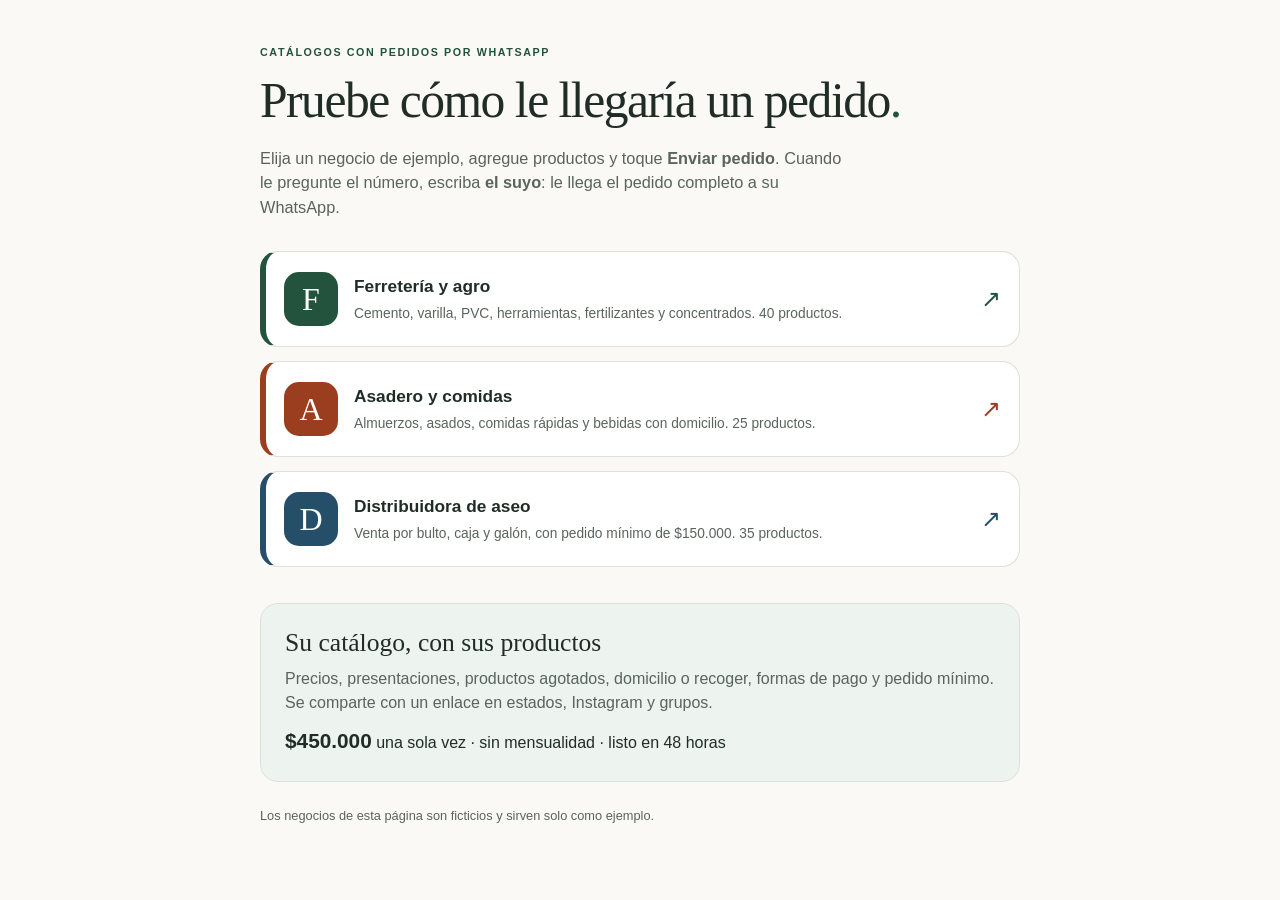
<file: catalogo/demos.html>
<!-- Created: 00:30 08-Oct-2026 -->
<!doctype html>
<html lang="es-CO">
<head>
  <meta charset="utf-8">
  <meta name="viewport" content="width=device-width, initial-scale=1, viewport-fit=cover">
  <meta name="theme-color" content="#23533c">
  <meta name="description" content="Pruebe tres catálogos de ejemplo con pedidos directos a WhatsApp: ferretería y agro, asadero y distribuidora de aseo.">
  <title>Demos · Catálogos con pedidos por WhatsApp</title>
  <link rel="icon" href="data:,">
  <link rel="stylesheet" href="css/estilos.css">
  <link rel="stylesheet" href="css/demos.css">
</head>
<body>
  <main class="wrap demos-page">
    <p class="eyebrow">Catálogos con pedidos por WhatsApp</p>
    <h1>Pruebe cómo le llegaría un pedido<span class="title-dot">.</span></h1>
    <p class="intro">Elija un negocio de ejemplo, agregue productos y toque <strong>Enviar pedido</strong>. Cuando le pregunte el número, escriba <strong>el suyo</strong>: le llega el pedido completo a su WhatsApp.</p>

    <ol class="demo-list">
      <li>
        <a class="demo-card" href="index.html?n=ferreteria-agro" style="--tono:#23533c">
          <span class="demo-icon" aria-hidden="true">F</span>
          <span class="demo-text"><strong>Ferretería y agro</strong><span>Cemento, varilla, PVC, herramientas, fertilizantes y concentrados. 40 productos.</span></span>
          <span class="demo-go" aria-hidden="true">↗</span>
        </a>
      </li>
      <li>
        <a class="demo-card" href="index.html?n=comidas" style="--tono:#9b3e20">
          <span class="demo-icon" aria-hidden="true">A</span>
          <span class="demo-text"><strong>Asadero y comidas</strong><span>Almuerzos, asados, comidas rápidas y bebidas con domicilio. 25 productos.</span></span>
          <span class="demo-go" aria-hidden="true">↗</span>
        </a>
      </li>
      <li>
        <a class="demo-card" href="index.html?n=aseo" style="--tono:#254f68">
          <span class="demo-icon" aria-hidden="true">D</span>
          <span class="demo-text"><strong>Distribuidora de aseo</strong><span>Venta por bulto, caja y galón, con pedido mínimo de $150.000. 35 productos.</span></span>
          <span class="demo-go" aria-hidden="true">↗</span>
        </a>
      </li>
    </ol>

    <section class="demo-note" aria-label="Qué incluye">
      <h2>Su catálogo, con sus productos</h2>
      <p>Precios, presentaciones, productos agotados, domicilio o recoger, formas de pago y pedido mínimo. Se comparte con un enlace en estados, Instagram y grupos.</p>
      <p class="demo-price"><strong>$450.000</strong> una sola vez · sin mensualidad · listo en 48 horas</p>
    </section>
    <p class="demo-foot">Los negocios de esta página son ficticios y sirven solo como ejemplo.</p>
  </main>
</body>
</html>
</file>
<file: estilos.css>
/* Created: 23:53 07-Oct-2026 */
/* Base, barra superior, botones y hero con el teléfono. Secciones en secciones.css */
:root {
  --papel: #f6efe2;
  --papel-2: #efe4cf;
  --tinta: #1e1b16;
  --tinta-suave: #4a4338;
  --verde: #0f7a43;
  --verde-oscuro: #0a5a31;
  --chat: #e7ddcf;
  --burbuja: #ffffff;
  --rotulo: #d9442a;
  --amarillo: #f5c22f;
  --borde: #1e1b16;
  --radio: 14px;
  --sombra: 4px 4px 0 var(--borde);
  --display: "Alfa Slab One", "Rockwell", "Georgia", serif;
  --texto: "Figtree", "Segoe UI", "Helvetica Neue", sans-serif;
}

* { box-sizing: border-box; }
html { scroll-behavior: smooth; }
@media (prefers-reduced-motion: reduce) {
  html { scroll-behavior: auto; }
  *, *::before, *::after { animation: none !important; transition: none !important; }
}

body {
  margin: 0;
  font-family: var(--texto);
  font-size: 17px;
  line-height: 1.55;
  color: var(--tinta);
  background-color: var(--papel);
  background-image: radial-gradient(rgba(30, 27, 22, 0.07) 1px, transparent 1.2px);
  background-size: 18px 18px;
}

h1, h2, h3 { font-family: var(--display); font-weight: 400; line-height: 1.08; margin: 0 0 0.5em; letter-spacing: 0.005em; }
h2 { font-size: clamp(1.7rem, 6vw, 2.6rem); }
h3 { font-size: 1.15rem; }
p { margin: 0 0 1em; }
a { color: var(--verde-oscuro); }
:focus-visible { outline: 3px solid var(--rotulo); outline-offset: 3px; border-radius: 6px; }

main > section, .contacto { padding: 56px 16px; max-width: 1080px; margin: 0 auto; }

/* Barra superior */
.barra {
  position: sticky; top: 0; z-index: 10;
  display: flex; align-items: center; justify-content: space-between; gap: 12px;
  padding: 10px 16px;
  background: rgba(246, 239, 226, 0.94);
  border-bottom: 2px solid var(--borde);
  backdrop-filter: blur(6px);
}
.marca { font-family: var(--display); font-size: 1.1rem; line-height: 1.1; }
.marca small { display: block; font-family: var(--texto); font-size: 0.72rem; font-weight: 700; text-transform: uppercase; letter-spacing: 0.08em; color: var(--tinta-suave); }

/* Botones */
.boton {
  display: inline-flex; align-items: center; justify-content: center;
  min-height: 48px; padding: 12px 22px;
  font-weight: 800; font-size: 1rem; text-decoration: none;
  color: #fff; background: var(--verde);
  border: 2px solid var(--borde); border-radius: 999px;
  box-shadow: var(--sombra);
  transition: transform 0.12s ease, box-shadow 0.12s ease;
}
.boton:hover { transform: translate(-1px, -1px); box-shadow: 5px 5px 0 var(--borde); }
.boton:active { transform: translate(3px, 3px); box-shadow: 1px 1px 0 var(--borde); }
.boton-chico { min-height: 44px; padding: 8px 16px; font-size: 0.92rem; box-shadow: 3px 3px 0 var(--borde); }
.boton-claro { color: var(--tinta); background: var(--papel); }
.boton-ancho { width: 100%; }
.boton-grande { font-size: 1.1rem; padding: 16px 28px; }

/* Hero */
.hero { display: grid; gap: 40px; padding-top: 40px; }
.etiqueta {
  display: inline-block; margin-bottom: 18px; padding: 4px 12px;
  font-size: 0.8rem; font-weight: 800; text-transform: uppercase; letter-spacing: 0.08em;
  background: var(--amarillo); border: 2px solid var(--borde); border-radius: 6px;
  transform: rotate(-1.5deg);
}
.hero h1 { font-size: clamp(2.3rem, 10vw, 4.1rem); }
.hero h1 em {
  font-style: normal; color: var(--rotulo);
  background: linear-gradient(transparent 62%, rgba(245, 194, 47, 0.75) 62%);
}
.bajada { font-size: 1.1rem; color: var(--tinta-suave); max-width: 34em; }
.acciones { display: flex; flex-wrap: wrap; gap: 14px; margin: 26px 0 28px; }
.sello {
  display: inline-flex; align-items: baseline; gap: 10px; flex-wrap: wrap;
  margin: 0; padding: 10px 16px;
  font-weight: 700; color: var(--tinta-suave);
  border: 2px dashed var(--tinta-suave); border-radius: var(--radio);
}
.sello span { font-family: var(--display); font-size: 1.6rem; color: var(--tinta); }

/* Teléfono con el pedido */
.telefono {
  margin: 0 auto; width: min(100%, 340px);
  background: var(--chat);
  border: 3px solid var(--borde); border-radius: 30px;
  box-shadow: 8px 8px 0 var(--borde);
  overflow: hidden;
  transform: rotate(1.5deg);
  animation: entra 0.7s cubic-bezier(.2,.8,.2,1) both 0.15s;
}
.telefono-barra {
  display: flex; align-items: center; gap: 10px;
  padding: 14px 16px; color: #fff; background: var(--verde-oscuro);
  font-weight: 700;
}
.avatar {
  display: grid; place-items: center; width: 32px; height: 32px;
  border-radius: 50%; background: var(--amarillo); color: var(--tinta); font-weight: 800;
}
.chat { padding: 18px 14px 6px; }
.burbuja {
  position: relative; margin: 0 0 8px; padding: 12px 14px 22px;
  font-size: 0.86rem; line-height: 1.5;
  background: var(--burbuja); border-radius: 4px 16px 16px 16px;
  box-shadow: 0 1px 1px rgba(0, 0, 0, 0.15);
  animation: entra 0.6s cubic-bezier(.2,.8,.2,1) both 0.55s;
}
.hora { position: absolute; right: 10px; bottom: 6px; font-size: 0.7rem; color: #6b6458; }
.telefono figcaption { padding: 4px 16px 16px; font-weight: 700; font-size: 0.9rem; color: var(--tinta-suave); }

@keyframes entra {
  from { opacity: 0; transform: translateY(18px) rotate(0deg); }
}

@media (min-width: 860px) {
  .hero { grid-template-columns: 1.25fr 1fr; align-items: center; padding-top: 72px; }
  .barra { padding: 12px 32px; }
}
</file>
<file: secciones.css>
/* Created: 23:53 07-Oct-2026 */
/* Updated: 00:02 08-Oct-2026 */
/* Secciones: antes/ahora, pasos, para quién, ejemplos, precio, preguntas, contacto */

/* Antes / ahora */
.columnas { display: grid; gap: 18px; }
.tarjeta {
  padding: 22px; border: 2px solid var(--borde); border-radius: var(--radio);
  background: #fffaf1; box-shadow: var(--sombra);
}
.tarjeta h3 { font-size: 1.3rem; }
.antes h3 { color: var(--rotulo); }
.ahora { background: #eaf6ee; }
.ahora h3 { color: var(--verde-oscuro); }
.mini {
  display: table; margin: 0 0 8px; padding: 6px 12px;
  font-size: 0.92rem; background: #fff; border-radius: 4px 12px 12px 12px;
  box-shadow: 0 1px 1px rgba(0, 0, 0, 0.12);
}
.antes .mini:nth-child(odd) { margin-left: 14px; }
.mini-verde { background: #d4f0dd; font-weight: 700; }
.pie-tarjeta { margin: 16px 0 0; font-weight: 700; color: var(--tinta-suave); }

/* Pasos */
.pasos ol { list-style: none; margin: 0; padding: 0; display: grid; gap: 16px; }
.pasos li { display: flex; gap: 16px; align-items: flex-start; }
.pasos li p { margin: 0; color: var(--tinta-suave); }
.pasos h3 { margin-bottom: 4px; }
.num {
  flex: 0 0 auto; display: grid; place-items: center;
  width: 52px; height: 52px;
  font-family: var(--display); font-size: 1.5rem;
  background: var(--amarillo); border: 2px solid var(--borde); border-radius: 50%;
  box-shadow: 3px 3px 0 var(--borde);
}

/* Para quién */
.chips { list-style: none; margin: 0 0 20px; padding: 0; display: flex; flex-wrap: wrap; gap: 10px; }
.chips li {
  padding: 8px 14px; font-weight: 700; font-size: 0.95rem;
  background: #fffaf1; border: 2px solid var(--borde); border-radius: 999px;
}
.chips li:nth-child(3n+1) { background: #fde7c2; }
.chips li:nth-child(3n+2) { background: #e2f1e6; }
.nota { padding: 14px 16px; background: #fffaf1; border-left: 6px solid var(--rotulo); border-radius: 6px; }

/* Ejemplos */
.demos { display: grid; gap: 16px; margin-top: 8px; }
.demo {
  position: relative; display: flex; flex-direction: column; justify-content: flex-end;
  min-height: 150px; padding: 20px;
  color: var(--tinta); text-decoration: none;
  border: 2px solid var(--borde); border-radius: var(--radio); box-shadow: var(--sombra);
  overflow: hidden;
  transition: transform 0.12s ease, box-shadow 0.12s ease;
}
.demo::after {
  content: "Probar →"; position: absolute; top: 16px; right: 16px;
  padding: 4px 10px; font-weight: 800; font-size: 0.85rem;
  background: var(--papel); border: 2px solid var(--borde); border-radius: 999px;
}
.demo:hover { transform: translate(-2px, -2px); box-shadow: 6px 6px 0 var(--borde); }
.demo span { font-family: var(--display); font-size: 1.45rem; line-height: 1.1; }
.demo small { font-weight: 600; color: var(--tinta-suave); }
.d-agro { background: linear-gradient(135deg, #f5c22f 0%, #f9dd8a 100%); }
.d-comida { background: linear-gradient(135deg, #f08b6e 0%, #f9c6b4 100%); }
.d-aseo { background: linear-gradient(135deg, #8fd3c0 0%, #cdeee4 100%); }

/* Precio */
.tarjeta-precio {
  max-width: 560px; margin: 0 auto; padding: 30px 24px;
  background: #fffaf1; border: 3px solid var(--borde); border-radius: 22px;
  box-shadow: 8px 8px 0 var(--verde);
}
.monto { font-family: var(--display); font-size: clamp(2.6rem, 12vw, 3.6rem); line-height: 1; margin-bottom: 18px; }
.monto small { display: block; margin-top: 6px; font-family: var(--texto); font-size: 1rem; font-weight: 700; color: var(--tinta-suave); }
.incluye { list-style: none; margin: 0 0 20px; padding: 0; }
.incluye li { position: relative; padding: 7px 0 7px 32px; border-bottom: 1px dashed rgba(30, 27, 22, 0.25); }
.incluye li::before {
  content: "✓"; position: absolute; left: 0; top: 7px;
  display: grid; place-items: center; width: 22px; height: 22px;
  font-size: 0.8rem; font-weight: 800; color: #fff; background: var(--verde); border-radius: 50%;
}
.pago { padding: 12px 14px; background: #fde7c2; border-radius: 10px; }
.extras { margin: 16px 0 0; font-size: 0.88rem; color: var(--tinta-suave); }

/* Preguntas */
.preguntas details {
  margin-bottom: 12px; padding: 0 18px;
  background: #fffaf1; border: 2px solid var(--borde); border-radius: var(--radio);
}
.preguntas summary {
  cursor: pointer; min-height: 52px; padding: 14px 0;
  display: flex; align-items: center; justify-content: space-between; gap: 14px;
  font-weight: 800; list-style: none;
}
.preguntas summary::-webkit-details-marker { display: none; }
.preguntas summary::after { content: "+"; flex: 0 0 auto; font-family: var(--display); font-size: 1.3rem; line-height: 1; }
.preguntas details[open] summary::after { content: "−"; }
.preguntas details p { margin: 0 0 16px; color: var(--tinta-suave); }

/* Contacto */
.contacto {
  text-align: center; color: var(--papel); background: var(--tinta);
  max-width: none; padding: 64px 16px 72px;
  border-top: 3px solid var(--borde);
}
.contacto h2 { color: var(--amarillo); font-size: clamp(2rem, 8vw, 3rem); }
.contacto p { max-width: 34em; margin: 0 auto 26px; color: #d9cfbd; }
.contacto .boton { border-color: var(--papel); box-shadow: 4px 4px 0 var(--amarillo); }

@media (min-width: 760px) {
  .columnas { grid-template-columns: 1fr 1fr; }
  .pasos ol { grid-template-columns: repeat(3, 1fr); }
  .pasos li { flex-direction: column; }
  .demos { grid-template-columns: repeat(3, 1fr); }
}
</file>
<file: catalogo/css/estilos.css>
/* Created: 23:55 07-Oct-2026 */
:root{--brand:#23533c;--brand-soft:#edf3ef;--ink:#202d26;--muted:#59645c;--paper:#faf9f5;--line:#dce1d9;--white:#fff;--radius:18px;--shadow:0 18px 60px #18251e14;color-scheme:light;font-family:-apple-system,BlinkMacSystemFont,"Segoe UI",sans-serif;color:var(--ink);background:var(--paper)}
*{box-sizing:border-box}
body{margin:0;font-size:16px;line-height:1.5}
body:has(dialog[open]){overflow:hidden}
button,input,textarea,select{font:inherit}
button,a,input,select,textarea{-webkit-tap-highlight-color:transparent}
button,a{touch-action:manipulation}
button{cursor:pointer}
button:disabled{cursor:not-allowed;opacity:.55}
a{color:var(--brand);text-underline-offset:4px}
button{color:inherit}
button:focus-visible,a:focus-visible,input:focus-visible,textarea:focus-visible,select:focus-visible,pre:focus-visible{outline:3px solid var(--brand);outline-offset:4px}
button{min-height:44px;min-width:44px}
input,select,textarea{width:100%;min-height:48px;border:1px solid #a6b1a9;border-radius:10px;padding:12px;background:#fff;color:var(--ink)}
input::placeholder,textarea::placeholder{color:#667268;opacity:1}
textarea{resize:vertical}
h1,h2,h3,p{margin:0}
h1,h2,h3{line-height:1.15}
.wrap{width:min(1180px,calc(100% - 40px));margin-inline:auto}
.eyebrow{font-size:.67rem;font-weight:750;letter-spacing:.15em;text-transform:uppercase}
.sr-only{position:absolute;width:1px;height:1px;padding:0;margin:-1px;overflow:hidden;clip-path:inset(50%);white-space:nowrap;border:0}
[hidden]{display:none!important}
.skip-link{position:fixed;top:-100px;left:20px;z-index:100;background:#fff;padding:15px}.skip-link:focus{top:12px}
.primary,.secondary{display:inline-flex;align-items:center;justify-content:center;gap:12px;border:0;border-radius:10px;padding:13px 18px;min-height:48px;font-weight:650;text-decoration:none}
.primary{background:var(--brand);color:#fff}.primary:hover{filter:brightness(1.1)}
.secondary{background:var(--brand-soft);color:var(--brand);border:1px solid var(--line)}
.icon-button{border:1px solid var(--line);background:#fff;border-radius:50%;font-size:1.4rem;display:inline-flex;align-items:center;justify-content:center;flex-shrink:0}
.notice{padding:16px;background:#fff2d8;border:1px solid #e8c987;border-radius:12px;color:#674411;margin-block:14px;font-size:.9rem}
.empty-state{text-align:center;padding:60px 20px}.empty-state>span{font-size:3rem}.empty-state p{color:var(--muted);margin:12px 0 22px}
.toast{position:fixed;bottom:108px;left:50%;transform:translateX(-50%);z-index:100;width:max-content;max-width:calc(100% - 32px);padding:13px 20px;background:var(--ink);color:#fff;border-radius:12px;box-shadow:var(--shadow);text-align:center;font-size:.9rem;pointer-events:none}
.title-dot{color:var(--brand)}
.site-footer{border-top:1px solid var(--line);padding-block:28px 130px;display:flex;gap:24px;justify-content:space-between;font-size:.8rem;color:var(--muted)}
.site-footer strong{color:var(--ink);font-size:.9rem}.site-footer p{margin-top:6px}.site-footer a{display:inline-flex;min-height:44px;align-items:center}
@media(max-width:600px){.site-footer{flex-direction:column}.wrap{width:calc(100% - 32px)}}
@media(prefers-reduced-motion:reduce){*,*::before,*::after{animation:none!important;transition:none!important;scroll-behavior:auto!important}}
</file>
<file: catalogo/css/catalogo.css>
/* Created: 23:55 07-Oct-2026 */
/* Updated: 00:30 08-Oct-2026 */
.demo-strip{background:var(--brand);color:#fff;min-height:34px;display:flex;justify-content:center;align-items:center;gap:22px;padding:2px 16px;font-size:.61rem;letter-spacing:.08em;font-weight:700}.demo-strip a{color:#fff;min-height:44px;display:inline-flex;align-items:center;letter-spacing:0;font-weight:500}
.business-header{display:flex;align-items:center;gap:13px;padding-block:24px}.brand-mark{width:52px;height:52px;flex-shrink:0;background:var(--brand);color:#fff;display:grid;place-items:center;border-radius:15px;font-family:Georgia,serif;font-size:2rem;overflow:hidden}.brand-mark img{width:100%;height:100%;object-fit:contain;background:#fff}
.business-heading{flex:1;min-width:0}.business-heading .eyebrow{color:var(--muted);font-size:.61rem;margin-bottom:5px}.business-heading h1{font-size:1.08rem;max-width:650px;overflow-wrap:anywhere}.share-button{gap:8px;border-radius:24px;padding:0 16px}.share-button span:last-child{font-size:.76rem;font-weight:650}
.hero{background:var(--brand-soft);border:1px solid var(--line);border-radius:22px;display:flex;align-items:center;justify-content:space-between;overflow:hidden;position:relative;padding:44px 48px;gap:40px}.hero-copy{position:relative;z-index:1}.hero .eyebrow{color:var(--brand);margin-bottom:18px}.hero h2{font-family:Georgia,"Times New Roman",serif;font-size:clamp(2rem,4vw,3.2rem);font-weight:500;letter-spacing:-.035em;line-height:1.12}.hero h2 em{color:var(--brand);font-weight:500}.hero-copy>p:not(.eyebrow){color:var(--muted);margin-top:16px;max-width:540px}.hero-meta{display:flex;flex-wrap:wrap;gap:10px 22px;margin-top:25px;font-size:.73rem;font-weight:600}.hero-meta span:before{content:"";width:6px;height:6px;background:var(--brand);display:inline-block;border-radius:50%;margin-right:7px}
.hero-stamp{width:212px;height:212px;border:1px solid var(--brand);border-radius:50%;color:var(--brand);flex-shrink:0;display:flex;flex-direction:column;justify-content:center;align-items:center;text-align:center;transform:rotate(9deg);outline:1px solid var(--brand);outline-offset:7px;background:var(--paper)}.hero-stamp strong{font:italic 3.5rem/.92 Georgia,serif;letter-spacing:-.07em;margin-block:17px}.hero-stamp span{font-size:.47rem;letter-spacing:.06em;font-weight:700}
.catalog-section{padding-block:40px}.section-heading{display:flex;align-items:flex-end;justify-content:space-between;gap:15px;margin-bottom:22px}.section-heading .eyebrow{color:var(--muted);margin-bottom:8px}.section-heading h2{font:500 2rem/1.15 Georgia,serif;letter-spacing:-.035em}.section-heading>p{font-size:.78rem;color:var(--muted);white-space:nowrap}
.catalog-tools{margin-bottom:24px}.search-field{display:flex;align-items:center;gap:10px;border:1px solid #a6b1a9;background:#fff;border-radius:12px;padding-inline:16px}.search-field>span:first-child{font-size:1.6rem;color:var(--muted)}.search-field input{padding-inline:0;border:0;min-width:0;background:transparent;outline-offset:0}.search-field:focus-within{outline:2px solid var(--brand);outline-offset:2px}.search-field input:focus-visible{outline:none}.search-field kbd{font:inherit;font-size:.7rem;color:var(--muted);background:var(--paper);border:1px solid var(--line);padding:2px 7px;border-radius:5px}
.chips{display:flex;gap:8px;overflow:auto;padding:15px 3px 5px;scrollbar-width:none}.chips::-webkit-scrollbar{display:none}.chip{flex-shrink:0;white-space:nowrap;border:1px solid var(--line);border-radius:24px;background:#fff;padding:9px 18px;font-size:.8rem;font-weight:600}.chip[aria-pressed=true]{background:var(--brand);border-color:var(--brand);color:#fff}.chip:hover:not([aria-pressed=true]){background:var(--brand-soft)}
.product-grid{display:grid;grid-template-columns:repeat(4,minmax(0,1fr));gap:20px}.product-card{background:#fff;border:1px solid var(--line);border-radius:var(--radius);overflow:hidden;display:flex;flex-direction:column;transition:box-shadow .2s,transform .2s}.product-card:hover{box-shadow:0 8px 28px #18251e0c;transform:translateY(-2px)}
.product-art{height:142px;background:var(--art-bg,#ebefe5);color:var(--art-ink,#35492c);position:relative;overflow:hidden;display:grid;place-items:center}.product-art:before,.product-art:after{content:"";position:absolute;width:130px;height:130px;border:1px solid currentColor;border-radius:50%;opacity:.12;transform:rotate(-25deg)}.product-art:before{left:-50px;bottom:-70px;width:220px;height:220px}.product-art:after{right:-35px;top:-80px}.product-initial{font:italic 4.6rem/1 Georgia,serif;opacity:.85;transform:rotate(-8deg)}.product-art img{width:100%;height:100%;object-fit:cover;position:absolute;inset:0;background:var(--art-bg)}.product-art .category-label{position:absolute;bottom:10px;left:12px;font-size:.6rem;font-weight:650;letter-spacing:.045em;text-transform:uppercase;max-width:calc(100% - 24px);background:var(--art-bg);padding:2px 5px;border-radius:4px}
.product-content{padding:15px;display:flex;flex-direction:column;flex:1}.product-card h3{font-size:.95rem;line-height:1.3}.product-presentation{font-size:.74rem;color:var(--muted);margin-top:5px}.product-description{font-size:.73rem;color:var(--muted);margin-top:7px;line-height:1.4}.product-price{font-size:1.15rem;font-weight:750;letter-spacing:-.035em;margin-top:auto;padding-top:16px}.product-price small{font-size:.6rem;font-weight:500;color:var(--muted);margin-left:5px;letter-spacing:0}
.product-actions{margin-top:12px;min-height:44px}.add-button{width:100%;display:flex;align-items:center;justify-content:center;gap:14px;border:1px solid var(--line);background:var(--brand-soft);color:var(--brand);border-radius:9px;font-size:.82rem;font-weight:700}.add-button span{font-size:1.15rem;line-height:1}.quantity{display:flex;align-items:center;justify-content:space-between;border:1px solid var(--brand);border-radius:9px;overflow:hidden;color:var(--brand);font-weight:700}.quantity button{border:0;background:var(--brand-soft);font-size:1.3rem}.quantity output{min-width:30px;text-align:center;font-size:.9rem}.quantity button:hover{background:var(--line)}
.product-card.sold-out .product-art{filter:grayscale(.8);opacity:.65}.sold-out h3,.sold-out .product-price{color:var(--muted)}.sold-out .add-button{background:#f0f1ed;color:var(--muted);opacity:1}.sold-tag{position:absolute;top:10px;right:10px;background:#fff;padding:4px 9px;border-radius:5px;font-size:.64rem;font-weight:750;color:var(--ink)}
.how-to{display:flex;justify-content:space-between;gap:18px;padding-block:8px 36px;color:var(--muted);font-size:.8rem}.how-to span{display:inline-grid;place-items:center;border:1px solid var(--line);border-radius:50%;width:30px;height:30px;font-size:.65rem;margin-right:8px;color:var(--brand)}
.cart-dock{position:fixed;bottom:0;left:0;right:0;padding:12px 20px calc(12px + env(safe-area-inset-bottom));background:#faf9f5f2;border-top:1px solid var(--line);z-index:5;backdrop-filter:blur(12px)}.cart-open{display:flex;align-items:center;gap:14px;background:var(--brand);color:#fff;border:0;border-radius:13px;padding:12px 18px;width:min(570px,100%);margin:auto;box-shadow:0 6px 20px #18251e18}.cart-count{display:grid;place-items:center;min-width:36px;height:36px;background:#ffffff20;border:1px solid #ffffff30;border-radius:9px;font-weight:700}.cart-label{text-align:left;flex:1;font-size:.9rem;font-weight:650}.cart-label>span{display:block;font-size:.64rem;font-weight:400;opacity:.9}.cart-open>strong{white-space:nowrap}.cart-open>span:last-child{font-size:1.5rem}.cart-open:disabled{opacity:1;background:#e4e9e1;color:#46544a;box-shadow:none}
@media(min-width:1450px){.hero{padding-block:56px}}
@media(max-width:900px){.product-grid{grid-template-columns:repeat(3,minmax(0,1fr));gap:15px}.hero{padding:32px}.hero-stamp{width:160px;height:160px}.hero-stamp strong{font-size:2.8rem}.hero-stamp span{font-size:.36rem}.hero h2{font-size:2.2rem}}
@media(max-width:600px){.demo-strip{gap:12px;font-size:.55rem}.business-header{padding-block:19px;gap:10px}.brand-mark{width:44px;height:44px;font-size:1.6rem;border-radius:12px}.business-heading h1{font-size:.85rem}.business-heading .eyebrow{font-size:.53rem}.share-button{padding:0;width:44px}.share-button span:last-child{display:none}.hero{padding:25px 23px;border-radius:17px;min-height:246px}.hero h2{font-size:2.12rem}.hero-copy>p:not(.eyebrow){font-size:.84rem;max-width:280px;margin-top:13px}.hero .eyebrow{font-size:.57rem;margin-bottom:14px}.hero-stamp{display:none}.hero-meta{margin-top:19px;gap:7px;font-size:.64rem;flex-direction:column}.catalog-section{padding-top:29px}.section-heading h2{font-size:1.65rem}.section-heading .eyebrow{font-size:.52rem}.section-heading>p{font-size:.68rem}.search-field kbd{display:none}.chips{margin-right:-16px;padding-right:16px}.chip{font-size:.74rem;padding-inline:15px}.product-grid{grid-template-columns:repeat(2,minmax(0,1fr));gap:12px}.product-art{height:125px}.product-initial{font-size:4rem}.product-content{padding:12px}.product-card h3{font-size:.86rem}.product-description{display:none}.product-price{font-size:1.02rem}.product-price small{font-size:.52rem}.quantity button{min-width:44px}.how-to{flex-direction:column;gap:12px}.cart-dock{padding-inline:16px}.cart-open{gap:10px;padding:11px 13px}.cart-open>strong{font-size:.95rem}}
@media(max-width:350px){.product-content{padding:9px}.quantity output{min-width:20px}.hero{padding-inline:18px}.hero h2{font-size:1.85rem}.cart-label>span{display:none}}
</file>
<file: catalogo/css/pedido.css>
/* Created: 23:55 07-Oct-2026 */
dialog{color:var(--ink);border:0;border-radius:20px;width:calc(100% - 32px);max-width:540px;max-height:90dvh;padding:26px;box-shadow:var(--shadow);overscroll-behavior:contain}dialog::backdrop{background:#14271dd1;backdrop-filter:blur(4px)}
.cart-dialog{position:fixed;inset:0 0 0 auto;margin:0;height:100dvh;max-height:100dvh;width:min(510px,100%);border-radius:20px 0 0 20px;padding:28px;padding-bottom:max(28px,env(safe-area-inset-bottom));overflow:auto}.cart-dialog[open]{animation:slide-in .22s ease-out}.dialog-heading{display:flex;align-items:center;justify-content:space-between;gap:18px;margin-bottom:22px}.dialog-heading .eyebrow{color:var(--brand);margin-bottom:7px}.dialog-heading h2{font:500 2.2rem Georgia,serif}.dialog-heading .icon-button{width:44px;height:44px}
.cart-line{display:grid;grid-template-columns:1fr auto;gap:8px 18px;padding-block:18px;border-bottom:1px solid var(--line)}.cart-line:first-child{padding-top:0}.cart-line h3{font-size:.95rem}.cart-line p{font-size:.76rem;color:var(--muted);margin-top:4px}.cart-line .quantity{width:136px}.cart-line>strong{font-size:1rem;text-align:right}.remove-button{border:0;background:none;text-decoration:underline;text-underline-offset:4px;color:var(--muted);font-size:.73rem;padding:0 6px;justify-self:end}
fieldset{border:0;padding:0;margin:28px 0}legend{font-weight:750;font-size:1.03rem;margin-bottom:14px}label:not(.search-field){display:block;font-size:.8rem;font-weight:650;margin-bottom:7px}label span{font-weight:400;color:var(--muted)}form input+label,select+label{margin-top:20px}.field-note{font-size:.74rem;color:var(--muted);margin-top:8px}.delivery-options{display:flex;gap:12px;flex-wrap:wrap;margin-bottom:14px}.delivery-options label{flex:1;display:flex;align-items:center;gap:8px;border:1px solid #a6b1a9;border-radius:10px;padding:9px 12px;min-height:48px;cursor:pointer;white-space:nowrap}.delivery-options label:has(:checked){border-color:var(--brand);background:var(--brand-soft);color:var(--brand)}.delivery-options input{width:18px;min-height:18px;accent-color:var(--brand);margin:0}
.order-total{display:flex;align-items:center;justify-content:space-between;gap:12px;padding-top:20px;border-top:1px solid var(--line)}.order-total span{font-size:.9rem}.order-total strong{font-size:1.6rem;letter-spacing:-.045em}.send-order{width:100%;margin-top:22px}.send-order>span{margin-left:auto}.privacy-note{text-align:center;color:var(--muted);font-size:.72rem;margin:12px auto 0;max-width:340px}.demo-dialog h2{font:500 1.7rem/1.15 Georgia,serif;margin-bottom:14px}.demo-dialog>p{font-size:.88rem;color:var(--muted);margin-bottom:22px}.phone-field{display:flex;align-items:center;border:1px solid #a6b1a9;border-radius:10px;overflow:hidden}.phone-field>span{padding-inline:15px;color:var(--muted);font-weight:650}.phone-field input{border:0;border-left:1px solid var(--line);border-radius:0}.phone-field:focus-within{outline:3px solid var(--brand);outline-offset:3px}.phone-field input:focus-visible{outline:none}#mensaje-preview{white-space:pre-wrap;overflow-wrap:anywhere;max-height:250px;overflow:auto;background:var(--brand-soft);border:1px solid var(--line);border-radius:12px;font: .78rem/1.7 ui-monospace,monospace;padding:16px}label[for=mensaje-preview]{margin-top:22px}.demo-dialog .primary{width:100%;font-size:.85rem}
@keyframes slide-in{from{transform:translateX(40px);opacity:.2}to{transform:translateX(0);opacity:1}}
@media(max-width:600px){.cart-dialog{border-radius:18px 18px 0 0;inset:auto 0 0;margin:0;max-height:95dvh;height:auto;min-height:60dvh;padding:24px 20px;padding-bottom:max(24px,env(safe-area-inset-bottom))}dialog{padding:22px}.dialog-heading h2{font-size:1.9rem}.order-total strong{font-size:1.45rem}.cart-line{gap:8px 12px}}
</file>
<file: padel/css/base.css>
/* Created: 22:11 16-Oct-2026 */
@layer reset, base, components;
@layer reset {
  *, *::before, *::after { box-sizing: border-box; }
  body, h1, h2, h3, p { margin: 0; }
  button, input, select, textarea { font: inherit; }
  button, a, input, select, textarea { -webkit-tap-highlight-color: transparent; }
  button, select { cursor: pointer; }
  a { color: inherit; text-decoration: none; }
  img, svg { display: block; max-width: 100%; }
  button { color: inherit; }
  [hidden] { display: none !important; }
}
@layer base {
  :root { color-scheme: light; --bg: #f7f7ef; --surface: #fffef9; --ink: #242c25; --muted: #62685c; --line: #dcded2; --lime: #daee71; --green: #244e3d; --soft: #eeeee3; --sans: 'Avenir Next', 'Trebuchet MS', sans-serif; }
  [data-theme="dark"] { color-scheme: dark; --bg: #191f1a; --surface: #222b24; --ink: #f2f2e7; --muted: #b6bfb0; --line: #424d41; --soft: #2d372e; --green: #c1dfa6; }
  html { scroll-behavior: smooth; scroll-padding-top: 24px; }
  body { background: var(--bg); color: var(--ink); font-family: var(--sans); font-size: 14px; line-height: 1.5; }
  :focus-visible { outline: 3px solid var(--green); outline-offset: 4px; }
  ::selection { background: var(--lime); color: #242c25; }
  .wrap { width: min(1320px, calc(100% - 96px)); margin-inline: auto; }
  .sr-only { position: absolute; width: 1px; height: 1px; padding: 0; margin: -1px; clip: rect(0,0,0,0); overflow: hidden; white-space: nowrap; }
  .skip-link { position: fixed; z-index: 20; top: -80px; left: 16px; padding: 14px; background: var(--lime); color: #242c25; }
  .skip-link:focus { top: 10px; }
  .eyebrow { font-size: 10px; font-weight: 700; letter-spacing: 1.8px; }
  .status-dot { display: inline-block; width: 6px; height: 6px; background: #426443; border-radius: 50%; }
  .demo-banner { display: flex; align-items: center; justify-content: center; gap: 8px; padding: 7px 16px; background: #e8ebd8; color: #49513e; font-size: 10px; letter-spacing: .3px; }
  .site-header { display: flex; gap: 30px; align-items: center; justify-content: space-between; height: 90px; border-bottom: 1px solid var(--line); }
  .brand { display: inline-flex; align-items: center; gap: 9px; font-size: 18px; font-weight: 800; letter-spacing: -1px; white-space: nowrap; }
  .brand-symbol { display: grid; place-items: center; width: 33px; height: 33px; border-radius: 50%; background: var(--ink); color: var(--bg); font-family: Georgia, serif; font-size: 31px; font-style: italic; line-height: 1; padding-bottom: 7px; }
  nav, .header-actions { display: flex; align-items: center; gap: 28px; }
  nav a { font-size: 12px; color: var(--muted); }
  nav a:hover, .nav-active { color: var(--ink); }
  .nav-active span { margin-left: 4px; font-size: 9px; color: var(--muted); }
  .header-actions { gap: 14px; }
  .icon-button { display: grid; place-items: center; min-width: 44px; min-height: 44px; padding: 5px; border: 1px solid var(--line); border-radius: 50%; background: transparent; font-size: 25px; }
  .icon-button:hover { background: var(--soft); }
  .cart-button { display: flex; align-items: center; gap: 9px; min-height: 44px; border: 0; background: transparent; font-size: 12px; }
  .cart-button svg { width: 20px; height: 22px; fill: none; stroke: currentColor; stroke-width: 1.4; }
  #cart-count { display: grid; place-items: center; width: 22px; height: 22px; background: var(--lime); color: #242c25; border-radius: 50%; font-size: 11px; }
  .primary-button, .secondary-button { display: inline-flex; align-items: center; justify-content: center; gap: 16px; min-height: 46px; padding: 12px 20px; border: 1px solid transparent; border-radius: 4px; font-size: 12px; font-weight: 700; }
  .primary-button { background: var(--lime); color: #242c25; }
  .primary-button:hover { background: #c9e34d; }
  .secondary-button { border-color: var(--line); background: transparent; }
  .secondary-button:hover { background: var(--soft); }
  button:disabled { opacity: .55; cursor: not-allowed; }
  .text-button { padding: 10px 0; border: 0; background: transparent; font-size: 11px; text-decoration: underline; text-underline-offset: 4px; }
  .hero { display: grid; grid-template-columns: 1fr 1fr; gap: 45px; padding-block: 40px; }
  .hero-copy { align-self: center; padding-block: 15px; }
  .hero-copy .eyebrow { display: flex; align-items: center; gap: 9px; }
  .tiny-line { display: inline-block; width: 22px; height: 2px; background: var(--green); }
  h1 { margin: 21px 0; font-size: clamp(56px, 5.8vw, 83px); line-height: .99; font-weight: 700; letter-spacing: -5px; }
  h1 em, h2 em { font-family: Georgia, 'Times New Roman', serif; font-weight: 400; }
  h1 em { letter-spacing: -4px; }
  .hero-description { max-width: 345px; font-size: 13px; color: var(--muted); line-height: 1.8; }
  .hero-cta { margin-top: 24px; padding-inline: 22px; gap: 38px; }
  .hero-cta span { font-size: 21px; font-weight: 400; }
  .hero-footnote { display: flex; align-items: center; gap: 8px; margin-top: 23px; font-size: 9px; color: var(--muted); }
  .mini-court { font-size: 22px; }
  .hero-art { position: relative; min-height: 390px; overflow: hidden; border-radius: 6px; background: #274b3c; color: #e7edd1; isolation: isolate; }
  .hero-art::before { content: ''; position: absolute; inset: 0; opacity: .11; background-image: radial-gradient(#e8eccb 1px, transparent 1px); background-size: 4px 4px; }
  .court-line { position: absolute; border: 1px solid #c3c7a75c; transform: rotate(-24deg); }
  .court-line-one { inset: -50px 55px; }
  .court-line-two { width: 700px; height: 160px; top: 120px; left: -100px; }
  .court-line-three { height: 600px; left: 52%; top: -100px; }
  .court-word { position: absolute; top: 28px; left: 28px; font-size: 45px; font-weight: 800; line-height: .96; letter-spacing: -2px; opacity: .13; }
  .hero-racket { position: absolute; height: 320px; width: 207px; filter: drop-shadow(14px 24px 9px #0a201e66); }
  .hero-racket-back { right: 31px; top: 17px; transform: rotate(25deg); }
  .hero-racket-front { right: 175px; top: 61px; transform: rotate(-29deg); }
  .padel-ball { position: absolute; bottom: 59px; right: 43px; width: 47px; height: 47px; overflow: hidden; border-radius: 50%; background: #d3e849; box-shadow: inset -9px -6px 12px #7d9617, 7px 13px 10px #0c271d80; transform: rotate(-25deg); }
  .padel-ball::after { content: ''; position: absolute; left: -12px; top: 2px; width: 41px; height: 47px; border: 2px solid #f1f4ad; border-radius: 50%; }
  .art-edition { position: absolute; top: 21px; right: 23px; font-size: 8px; letter-spacing: 1.5px; }
  .art-edition span { margin-left: 9px; }
  .art-note { position: absolute; bottom: 14px; left: 18px; font-size: 7px; letter-spacing: 1px; color: #d0dcc0; }
  .benefits { display: grid; grid-template-columns: repeat(3, 1fr); padding-block: 22px; border-block: 1px solid var(--line); }
  .benefits p { display: grid; grid-template-columns: 33px 1fr; align-items: center; padding-left: 30px; border-right: 1px solid var(--line); }
  .benefits p:first-child { padding-left: 0; }
  .benefits p:last-child { border: 0; }
  .benefits p > span:first-child { grid-row: span 2; font-size: 24px; }
  .benefits strong { font-size: 11px; }
  .benefits p > span:last-child { font-size: 10px; color: var(--muted); }
  .closing-banner { display: flex; align-items: center; gap: 25px; margin-block: 70px 35px; padding: 32px; background: var(--soft); border-radius: 5px; }
  .closing-banner > span { font-size: 45px; }
  .closing-banner h2 { font-size: 26px; line-height: 1.2; font-weight: 500; letter-spacing: -1px; }
  .closing-banner a { margin-left: auto; }
  footer { display: flex; align-items: center; gap: 24px; justify-content: space-between; padding-block: 25px 35px; border-top: 1px solid var(--line); }
  footer p, footer > span { font-size: 9px; color: var(--muted); }
  footer > span { letter-spacing: 1px; }
  .noscript { padding: 30px; text-align: center; }
  @media (max-width: 1050px) { .wrap { width: calc(100% - 56px); } .hero { gap: 24px; } .hero-racket-front { right: 120px; } nav { gap: 16px; } }
  @media (max-width: 700px) {
    .wrap { width: calc(100% - 36px); } .demo-banner { font-size: 9px; } .demo-detail { display: none; }
    .site-header { height: 73px; gap: 10px; } .brand { font-size: 15px; gap: 7px; } .brand-symbol { width: 29px; height: 29px; font-size: 27px; }
    nav, .cart-word { display: none; } .header-actions { gap: 5px; } .icon-button { border: 0; }
    .hero { grid-template-columns: 1fr; gap: 25px; padding-block: 28px; } .hero-copy { padding: 0; }
    h1 { font-size: 58px; letter-spacing: -3.5px; margin: 18px 0; } h1 em { letter-spacing: -3px; }
    .eyebrow { font-size: 8px; letter-spacing: 1.4px; } .hero-description { font-size: 12px; max-width: 300px; }
    .hero-cta { margin-top: 20px; } .hero-footnote { margin-top: 15px; font-size: 8px; }
    .hero-art { min-height: 260px; } .hero-racket { height: 240px; width: 155px; } .hero-racket-front { right: 120px; top: 26px; } .hero-racket-back { right: 30px; top: -4px; }
    .court-word { font-size: 36px; top: 20px; left: 18px; } .padel-ball { width: 35px; height: 35px; right: 24px; bottom: 35px; }
    .art-note { font-size: 6px; left: 12px; } .art-edition { font-size: 6px; right: 12px; top: 12px; }
    .benefits { padding-block: 17px; gap: 10px; } .benefits p { display: flex; flex-direction: column; text-align: center; gap: 4px; padding: 0 5px; }
    .benefits strong { font-size: 9px; } .benefits p > span:first-child { font-size: 20px; } .benefits p > span:last-child { display: none; }
    .closing-banner { margin-block: 35px 24px; gap: 14px; padding: 22px 18px; flex-wrap: wrap; } .closing-banner h2 { font-size: 23px; } .closing-banner a { margin-left: 45px; }
    footer { flex-wrap: wrap; gap: 12px; } footer > span { width: 100%; } footer p { font-size: 8px; }
  }
  @media (prefers-reduced-motion: reduce) { html { scroll-behavior: auto; } *, *::before, *::after { animation: none !important; transition: none !important; } }
}
</file>
<file: padel/css/catalogo.css>
/* Created: 22:11 16-Oct-2026 */
/* Updated: 22:23 16-Oct-2026 (legend.sr-only ya no desborda: la regla sin capa le ganaba a la de @layer) */
.catalog-section { padding-top: 49px; }
.section-heading { display: flex; align-items: end; justify-content: space-between; gap: 20px; margin-bottom: 25px; }
.section-heading .eyebrow { color: var(--muted); margin-bottom: 9px; }
.section-heading h2 { font-size: 36px; font-weight: 500; line-height: 1.2; letter-spacing: -1.5px; }
.collection-label { font-size: 9px; letter-spacing: 1.3px; color: var(--muted); padding-bottom: 5px; }
.catalog-toolbar { display: flex; align-items: center; gap: 18px; padding-block: 17px; border-block: 1px solid var(--line); }
.search-field { display: flex; align-items: center; gap: 11px; flex: 1; }
.search-field svg { width: 19px; height: 19px; fill: none; stroke: currentColor; stroke-width: 1.5; }
.search-field input { min-width: 0; width: 100%; height: 42px; padding: 5px 0; color: var(--ink); background: transparent; border: 0; font-size: 12px; }
.search-field input::placeholder { color: var(--muted); opacity: 1; }
.sort-field { display: flex; align-items: center; gap: 10px; font-size: 11px; }
.sort-field > span { color: var(--muted); }
.sort-field select { max-width: 155px; border: 0; color: var(--ink); background: var(--bg); padding: 12px 18px 12px 8px; font-size: 11px; }
.mobile-filter { display: none; }
.catalog-layout { display: grid; grid-template-columns: 200px minmax(0, 1fr); gap: 32px; padding-top: 25px; }
.filters { min-width: 0; }
.filters-heading { display: flex; align-items: center; justify-content: space-between; margin-bottom: 8px; }
.filters-heading h3 { font-size: 13px; }
.filters-heading button { font-size: 10px; color: var(--muted); }
.filters fieldset { margin: 0 0 19px; padding: 0 0 17px; border: 0; border-bottom: 1px solid var(--line); }
.filters legend { width: 100%; padding: 0; margin-bottom: 8px; font-size: 11px; font-weight: 700; }
.filters legend span { float: right; }
.filters legend.sr-only { width: 1px; margin: -1px; }
.filters fieldset > label, #brand-options label { display: flex; align-items: center; gap: 8px; min-height: 35px; font-size: 11px; color: var(--muted); cursor: pointer; }
.filters input[type="checkbox"] { appearance: none; flex-shrink: 0; width: 15px; height: 15px; margin: 0; border: 1px solid #8c9583; border-radius: 2px; background: var(--surface); }
.filters input[type="checkbox"]:checked { border-color: var(--green); background: var(--green); }
.filters input[type="checkbox"]:checked::after { content: '✓'; display: block; color: var(--bg); font-size: 11px; line-height: 13px; text-align: center; }
.brand-count { margin-left: auto; color: var(--muted); font-size: 10px; }
.price-inputs { display: flex; align-items: end; gap: 5px; }
.price-inputs > label { flex: 1; min-width: 0; font-size: 9px; color: var(--muted); }
.price-inputs > span { padding-bottom: 9px; font-size: 10px; }
.price-inputs input { display: block; width: 100%; min-width: 0; margin-top: 4px; padding: 9px 6px; color: var(--ink); background: var(--surface); border: 1px solid var(--line); border-radius: 3px; font-size: 10px; }
.offer-dot { width: 6px; height: 6px; border-radius: 50%; background: #ac5239; margin-left: auto; }
.filter-note { padding: 18px 15px; background: var(--soft); border-radius: 4px; }
.filter-note > span { display: block; margin-bottom: 6px; font-size: 22px; }
.filter-note strong { font-size: 11px; }
.filter-note p { margin-top: 5px; font-size: 10px; line-height: 1.7; color: var(--muted); }
.catalog-content { min-width: 0; }
.results-heading { display: flex; align-items: center; justify-content: space-between; min-height: 37px; margin-bottom: 15px; font-size: 10px; }
#result-count { color: var(--muted); }
#result-count strong { color: var(--ink); }
.availability-note { display: flex; align-items: center; gap: 7px; color: var(--muted); font-size: 9px; }
.active-filters { display: flex; flex-wrap: wrap; gap: 6px; }
.active-filters:empty { display: none; }
.active-filters button { margin-bottom: 12px; padding: 8px 9px; border: 1px solid var(--line); border-radius: 3px; background: var(--soft); color: var(--ink); font-size: 10px; }
.product-grid { display: grid; grid-template-columns: repeat(3, minmax(0, 1fr)); column-gap: 19px; row-gap: 32px; }
.product-card { min-width: 0; }
.product-image-wrap { position: relative; display: block; width: 100%; aspect-ratio: 1 / 1.06; overflow: hidden; border: 0; border-radius: 4px; background: var(--card-bg, #e8ebdf); }
.product-image-wrap::before { content: ''; position: absolute; width: 80%; aspect-ratio: 1; border: 1px solid #ffffff70; border-radius: 50%; inset: 14% 10%; }
.product-image-wrap::after { content: ''; position: absolute; width: 70%; height: 1px; top: 51%; left: 15%; background: #ffffff70; transform: rotate(-35deg); }
.product-image { position: relative; z-index: 1; margin: 0 auto; width: 64%; height: 87%; object-fit: contain; transform: rotate(-18deg); filter: drop-shadow(8px 10px 6px #1c2c251b); transition: transform .25s ease; }
.product-image-wrap:hover .product-image { transform: rotate(-10deg) scale(1.04); }
.product-image.real-photo { width: 100%; height: 100%; object-fit: contain; transform: none; }
.product-badges { position: absolute; z-index: 2; top: 12px; left: 12px; display: flex; gap: 5px; flex-wrap: wrap; max-width: calc(100% - 22px); }
.badge { padding: 3px 6px; background: #f7f7ef; color: #354234; border-radius: 2px; font-size: 8px; font-weight: 600; }
.badge-sale { background: #d9ec75; color: #333d22; }
.badge-stock { background: #e0dfd6; color: #4b5045; }
.photo-pending { position: absolute; z-index: 2; left: 10px; bottom: 9px; color: #485541; font-size: 8px; }
.quick-hint { position: absolute; z-index: 2; right: 9px; bottom: 9px; display: grid; place-items: center; width: 26px; height: 26px; border-radius: 50%; background: #fffef5d9; color: #303b2b; font-size: 19px; }
.product-info { padding-top: 12px; }
.product-brand { font-size: 8px; font-weight: 700; letter-spacing: 1.2px; color: var(--muted); text-transform: uppercase; }
.product-name { display: block; width: 100%; padding: 3px 0; border: 0; background: none; font-size: 15px; font-weight: 600; text-align: left; line-height: 1.4; letter-spacing: -.3px; }
.product-meta { margin-top: 3px; color: var(--muted); font-size: 9px; }
.product-prices { display: flex; align-items: baseline; flex-wrap: wrap; gap: 7px; margin-top: 9px; }
.product-prices strong { font-size: 15px; letter-spacing: -.3px; }
.product-prices del { font-size: 9px; color: var(--muted); }
.product-actions { display: flex; align-items: center; gap: 7px; margin-top: 12px; }
.add-button { flex: 1; min-width: 0; min-height: 40px; padding: 8px; border: 1px solid var(--line); border-radius: 3px; background: transparent; font-size: 10px; font-weight: 600; }
.add-button:hover:not(:disabled) { background: var(--lime); border-color: var(--lime); color: #242c25; }
.contact-button { display: grid; place-items: center; flex-shrink: 0; min-width: 40px; min-height: 40px; border: 1px solid var(--line); border-radius: 3px; background: transparent; }
.contact-button svg { width: 17px; height: 17px; stroke: currentColor; fill: none; stroke-width: 1.4; }
.empty-state { padding: 70px 20px; text-align: center; }
.empty-state > span { font-size: 50px; color: var(--muted); }
.empty-state h3 { font-size: 20px; font-weight: 500; }
.empty-state p { margin-block: 12px 20px; font-size: 12px; color: var(--muted); }
[data-theme="dark"] .status-dot { background: #c1dfa6; }
[data-theme="dark"] .demo-banner .status-dot { background: #426443; }
@media (min-width: 1450px) { .product-image-wrap { aspect-ratio: 1 / 1; } }
@media (max-width: 1050px) { .catalog-layout { grid-template-columns: 170px minmax(0, 1fr); gap: 22px; } .product-grid { gap: 25px 14px; } .availability-note { display: none; } }
@media (max-width: 850px) { .product-grid { grid-template-columns: repeat(2, minmax(0, 1fr)); } .collection-label { display: none; } .section-heading h2 { font-size: 30px; } }
@media (max-width: 700px) {
  .catalog-section { padding-top: 32px; } .section-heading { margin-bottom: 20px; } .section-heading h2 { font-size: 29px; letter-spacing: -1.1px; }
  .section-heading .eyebrow { font-size: 7px; letter-spacing: 1.2px; }
  .catalog-toolbar { flex-wrap: wrap; gap: 9px; padding-block: 11px; } .search-field { flex-basis: 100%; border-bottom: 1px solid var(--line); padding-bottom: 9px; }
  .mobile-filter { display: flex; min-height: 40px; padding: 7px 12px; font-size: 11px; } .mobile-filter span { font-size: 18px; }
  .sort-field { margin-left: auto; gap: 4px; font-size: 10px; } .sort-field select { font-size: 10px; max-width: 125px; padding-right: 0; }
  .catalog-layout { display: block; padding-top: 12px; } .filters { display: none; padding: 15px; border: 1px solid var(--line); background: var(--surface); border-radius: 4px; margin-bottom: 16px; }
  .filters.is-open { display: block; } .filters fieldset > label, #brand-options label { min-height: 42px; font-size: 12px; } .filter-note { display: none; }
  .filters input[type="checkbox"] { width: 18px; height: 18px; } .filters input[type="checkbox"]:checked::after { line-height: 16px; }
  .results-heading { margin-bottom: 9px; min-height: 30px; font-size: 9px; }
  .product-grid { gap: 25px 12px; } .product-image-wrap { aspect-ratio: 1 / 1.15; } .product-image { width: 77%; height: 88%; }
  .product-badges { top: 8px; left: 7px; gap: 4px; } .badge { font-size: 7px; padding: 2px 5px; } .photo-pending { font-size: 7px; left: 7px; }
  .quick-hint { width: 23px; height: 23px; right: 7px; bottom: 7px; font-size: 17px; } .product-brand { font-size: 7px; }
  .product-name { font-size: 13px; } .product-meta { font-size: 8px; } .product-prices { gap: 5px; } .product-prices strong { font-size: 13px; } .product-prices del { font-size: 8px; }
  .product-actions { gap: 5px; margin-top: 10px; } .add-button { min-height: 44px; padding: 7px 4px; font-size: 9px; } .contact-button { min-width: 34px; min-height: 44px; }
}
</file>
<file: padel/css/paneles.css>
/* Created: 22:11 16-Oct-2026 */
/* Updated: 22:11 16-Oct-2026 */
body:has(dialog[open]) { overflow: hidden; }
dialog { position: fixed; max-width: calc(100% - 32px); max-height: calc(100dvh - 32px); padding: 0; color: var(--ink); background: var(--surface); border: 1px solid var(--line); border-radius: 8px; box-shadow: 0 25px 90px #0003; }
dialog::backdrop { background: #12201799; backdrop-filter: blur(3px); }
.panel-heading { display: flex; align-items: center; justify-content: space-between; gap: 15px; padding: 26px; }
.panel-heading h2 { font-size: 28px; font-weight: 500; letter-spacing: -1px; }
.panel-heading .eyebrow { font-size: 8px; color: var(--muted); margin-bottom: 7px; }
.panel-heading .icon-button { flex-shrink: 0; }
.cart-dialog { inset: 0 0 0 auto; width: 450px; max-width: 100%; height: 100dvh; max-height: 100dvh; margin: 0; border-radius: 0; border-block: 0; border-right: 0; }
.cart-dialog[open] { display: flex; flex-direction: column; }
.cart-demo { margin: 0 26px; padding: 9px 12px; background: var(--soft); border-radius: 3px; font-size: 9px; color: var(--muted); text-align: center; }
.cart-items { flex: 1; min-height: 50px; overflow-y: auto; overscroll-behavior: contain; padding: 8px 26px 24px; }
.cart-item { display: grid; grid-template-columns: 76px minmax(0, 1fr); gap: 16px; padding-block: 22px; border-bottom: 1px solid var(--line); }
.cart-item-image { display: grid; place-items: center; align-self: start; height: 102px; background: var(--soft); border-radius: 4px; }
.cart-item-image img { width: 61px; height: 92px; object-fit: contain; transform: rotate(-13deg); }
.cart-item-image .photo-pending { display: none; }
.cart-item h3 { margin-block: 3px 4px; font-size: 15px; font-weight: 500; }
.cart-item-price { font-size: 11px; color: var(--muted); }
.cart-item-bottom { display: flex; align-items: center; justify-content: space-between; gap: 10px; margin-top: 10px; }
.quantity { display: inline-flex; align-items: center; height: 38px; border: 1px solid var(--line); border-radius: 3px; background: var(--surface); }
.quantity button { width: 34px; height: 36px; padding: 0; border: 0; background: transparent; font-size: 18px; }
.quantity input { width: 30px; border: 0; padding: 0; color: var(--ink); background: transparent; text-align: center; font-size: 12px; appearance: textfield; -moz-appearance: textfield; }
.quantity input::-webkit-inner-spin-button { appearance: none; }
.remove-item { padding: 9px 0; border: 0; background: none; color: var(--muted); font-size: 10px; text-decoration: underline; }
.cart-subtotal { display: block; margin-top: 9px; font-size: 12px; }
.cart-summary { padding: 23px 26px 25px; border-top: 1px solid var(--line); background: var(--bg); }
.cart-summary > div { display: flex; align-items: baseline; justify-content: space-between; gap: 10px; }
.cart-summary > div > span { font-size: 12px; }
.cart-summary strong { font-size: 25px; letter-spacing: -1px; }
.cart-summary > p { margin-block: 10px 17px; font-size: 10px; color: var(--muted); }
.cart-summary .primary-button { width: 100%; justify-content: space-between; }
.cart-summary .checkout-note { text-align: center; margin: 10px 0 0; font-size: 8px; }
.cart-empty { display: grid; align-content: center; justify-items: center; min-height: 260px; text-align: center; }
.cart-empty > span { font-size: 55px; font-family: Georgia, serif; font-style: italic; }
.cart-empty h3 { font-size: 21px; font-weight: 500; }
.cart-empty p { margin-block: 12px 20px; max-width: 240px; color: var(--muted); font-size: 12px; }
.quick-dialog { width: 840px; }
.quick-layout { display: grid; grid-template-columns: 43% 57%; }
.quick-image { position: relative; display: grid; place-items: center; min-height: 530px; background: #e8ebdf; }
.quick-image img { width: 85%; height: 390px; object-fit: contain; transform: rotate(-15deg); filter: drop-shadow(15px 15px 8px #243d2522); }
.quick-image img.real-photo { transform: none; }
.quick-image .photo-pending { left: 20px; bottom: 15px; font-size: 10px; }
.quick-details { position: relative; padding: 35px 28px 28px; }
.quick-close { position: absolute; top: 9px; right: 12px; }
.quick-details > .product-brand { margin-top: 15px; }
.quick-details h2 { margin-block: 8px 4px; font-size: 29px; line-height: 1.15; letter-spacing: -1px; font-weight: 500; padding-right: 18px; }
.quick-details .product-prices { margin-block: 10px 16px; }
.quick-details .product-prices strong { font-size: 22px; }
.quick-description { font-size: 11px; line-height: 1.8; color: var(--muted); }
.stock-label { margin-top: 15px; color: var(--green); font-size: 10px; }
.specs { display: grid; grid-template-columns: repeat(2, minmax(0, 1fr)); gap: 10px; padding-block: 16px; margin-block: 16px; border-block: 1px solid var(--line); }
.specs > div:last-child { grid-column: 1 / -1; }
.specs dt { color: var(--muted); font-size: 9px; }
.specs dd { margin: 2px 0 0; font-size: 11px; }
.quick-purchase { display: flex; gap: 10px; align-items: center; }
.quick-purchase .primary-button { flex: 1; padding-inline: 8px; font-size: 11px; }
.quick-contact { width: 100%; margin-top: 10px; }
.order-dialog { width: 520px; padding: 0 24px 24px; }
.order-dialog .panel-heading { padding: 20px 0; }
.order-dialog h2 { font-size: 23px; }
#order-status { margin-bottom: 16px; font-size: 12px; color: var(--green); }
.order-text-label { display: block; font-size: 10px; color: var(--muted); margin-bottom: 6px; }
#order-text { display: block; width: 100%; padding: 12px; border: 1px solid var(--line); border-radius: 3px; color: var(--ink); background: var(--bg); resize: vertical; font-size: 11px; line-height: 1.6; }
.order-actions { display: flex; gap: 10px; justify-content: end; margin-top: 15px; }
.toast { position: fixed; z-index: 50; bottom: 25px; left: 50%; width: max-content; max-width: calc(100% - 32px); padding: 13px 20px; color: #f7f7ef; background: #273e30; border: 1px solid #829174; border-radius: 5px; box-shadow: 0 4px 20px #0002; font-size: 12px; text-align: center; transform: translateX(-50%); }
dialog .toast { position: sticky; transform: none; left: auto; margin: 8px auto; }
@media (max-width: 700px) {
  .cart-dialog { width: min(420px, 100%); } .panel-heading { padding: 22px 20px; } .panel-heading h2 { font-size: 26px; }
  .cart-demo { margin-inline: 20px; font-size: 8px; } .cart-items { padding-inline: 20px; } .cart-summary { padding: 20px; }
  .quick-dialog { max-width: calc(100% - 24px); max-height: calc(100dvh - 24px); } .quick-layout { display: block; }
  .quick-image { min-height: 220px; height: 220px; } .quick-image img { height: 210px; width: 150px; } .quick-image .photo-pending { font-size: 8px; bottom: 10px; left: 12px; }
  .quick-details { padding: 12px 20px 22px; } .quick-close { position: fixed; top: 18px; right: 19px; z-index: 3; background: var(--surface); }
  .quick-details h2 { font-size: 25px; } .quick-details > .product-brand { margin-top: 5px; } .specs { margin-block: 12px; padding-block: 12px; }
  .quick-purchase .quantity { height: 44px; } .quantity button { height: 42px; }
  .order-dialog { padding-inline: 18px; } .order-actions > * { flex: 1; padding-inline: 10px; font-size: 11px; }
}
</file>
<file: catalogo/css/demos.css>
/* Created: 00:30 08-Oct-2026 */
.demos-page { padding-block: 44px 64px; max-width: 760px; }
.demos-page .eyebrow { color: var(--brand); margin-bottom: 14px; }
.demos-page h1 { font: 500 clamp(2.1rem, 7vw, 3.1rem)/1.08 Georgia, "Times New Roman", serif; letter-spacing: -0.03em; }
.intro { margin-top: 18px; color: var(--muted); font-size: 1.02rem; max-width: 36em; }
.demo-list { list-style: none; margin: 32px 0 0; padding: 0; display: grid; gap: 14px; }
.demo-card {
  display: flex; align-items: center; gap: 16px; min-height: 96px; padding: 18px;
  text-decoration: none; color: var(--ink); background: #fff;
  border: 1px solid var(--line); border-left: 6px solid var(--tono); border-radius: var(--radius);
  transition: box-shadow 0.2s, transform 0.2s;
}
.demo-card:hover { box-shadow: 0 10px 30px #18251e12; transform: translateY(-2px); }
.demo-icon {
  flex-shrink: 0; display: grid; place-items: center; width: 54px; height: 54px;
  border-radius: 15px; background: var(--tono); color: #fff; font: 2rem/1 Georgia, serif;
}
.demo-text { flex: 1; min-width: 0; }
.demo-text strong { display: block; font-size: 1.08rem; }
.demo-text span { display: block; margin-top: 4px; font-size: 0.86rem; color: var(--muted); }
.demo-go { font-size: 1.5rem; color: var(--tono); }
.demo-note { margin-top: 36px; padding: 24px; background: var(--brand-soft); border: 1px solid var(--line); border-radius: var(--radius); }
.demo-note h2 { font: 500 1.6rem/1.15 Georgia, serif; }
.demo-note p { margin-top: 10px; color: var(--muted); }
.demo-note .demo-price { color: var(--ink); }
.demo-price strong { font-size: 1.3rem; }
.demo-foot { margin-top: 24px; font-size: 0.8rem; color: var(--muted); }
@media (max-width: 600px) { .demos-page { padding-top: 32px; } .demo-card { padding: 14px; gap: 12px; } }
@media (prefers-reduced-motion: reduce) { .demo-card { transition: none; } }
</file>
